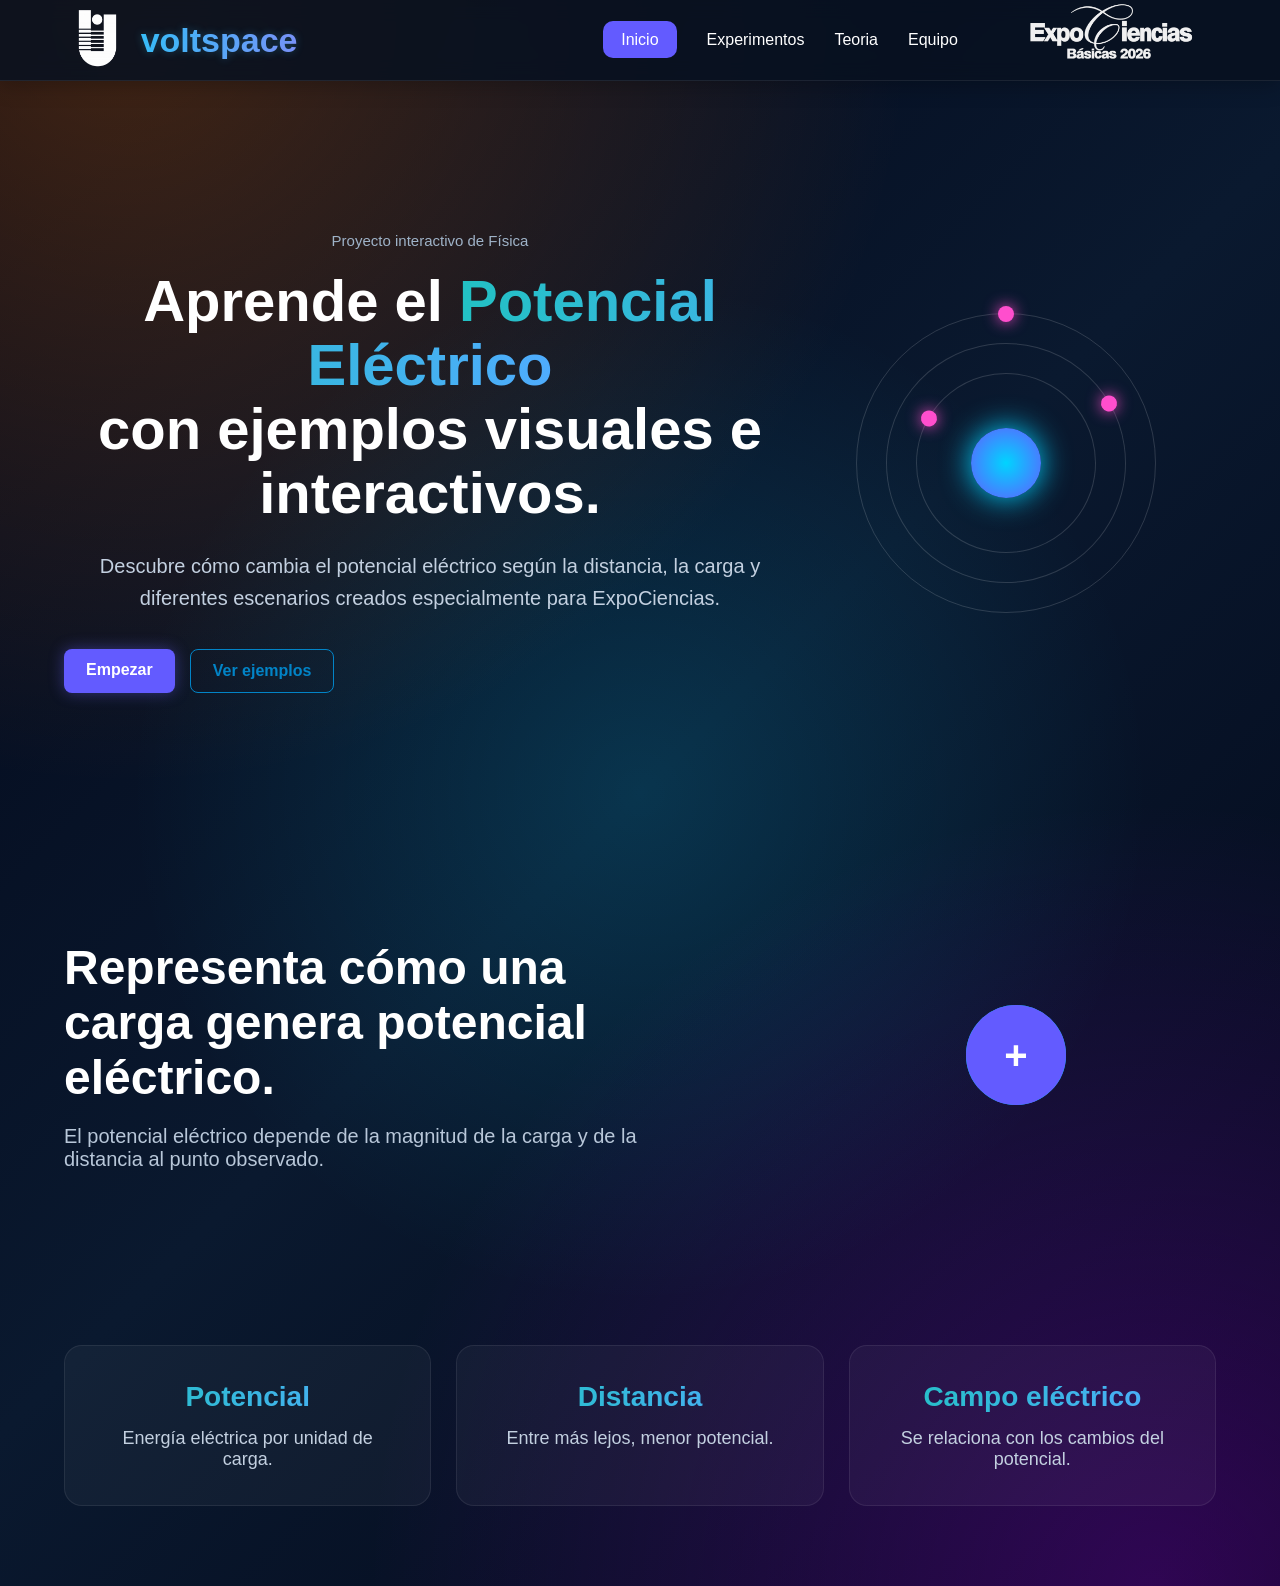
<file: index.html>
<!DOCTYPE html>
<html lang="en">

<head>
    <meta charset="UTF-8">
    <meta name="viewport" content="width=device-width, initial-scale=1.0">
    <title>Voltspace</title>
    <link rel="stylesheet" href="proyecto/Style-CSS/StyleHome.css">
</head>

<body>
    <header>
        <nav class="navbar">
            <div class="logo">
                <img src="proyecto/img/logoUnia.png.png" class="logo-uni" alt="logo universidad">
                <span>voltspace</span>
            </div>

            <ul class="menu">
    <li><a href="index.html" class="activo">Inicio</a></li>
    <li><a href="proyecto/home/experimentos.html">Experimentos</a></li>
    <li><a href="proyecto/home/Teoria.html">Teoria</a></li>
    <li><a href="proyecto/home/Equipo.html">Equipo</a></li>
</ul>

            <div class="expo">
                <img src="proyecto/img/logoExpoCiencias.png.png" alt="expo ciencias">
            </div>
        </nav>
    </header>

    <!-- HERO SECTION -->
    <section class="hero">

        <div class="hero-text">
            <p class="mini-text">Proyecto interactivo de Física</p>
            <h2>
                Aprende el <span>Potencial Eléctrico</span><br>
                con ejemplos visuales e interactivos.

            </h2>
            <p class="description">
                Descubre cómo cambia el potencial eléctrico según
                la distancia, la carga y diferentes escenarios
                creados especialmente para ExpoCiencias.
            </p>
            <div class="hero-buttons">
                <a href="#empezar" class="btn-main">Empezar</a>
                <a href="proyecto/home/experimentos.html" class="btn-secondary">Ver ejemplos</a>
            </div>

        </div>
        <div class="hero-image">
            <div class="atom">
                <div class="nucleus"></div>
                <div class="orbit orbit1">
                    <div class="electron"></div>
                </div>
                <div class="orbit orbit2">
                    <div class="electron"></div>
                </div>
                <div class="orbit orbit3">
                    <div class="electron"></div>
                </div>

            </div>

        </div>
    </section>

    <section class="info">

        <div class="info-text">
            <h2>Representa cómo una carga genera potencial eléctrico.</h2>
            <p>
                El potencial eléctrico depende de la magnitud de la carga
                y de la distancia al punto observado.
            </p>
        </div>

        <div class="info-graphic">
            <div class="pulse"></div>
            <div class="pulse pulse2"></div>
            <div class="center-charge">+</div>
        </div>

    </section>


    <section class="cards" id="empezar">
        
        
            <a href="proyecto/home/Teoria.html#potencial-electrico" class="card">
            <h3>Potencial</h3>
            <p>Energía eléctrica por unidad de carga.</p>
            </a>
        

        <a href="proyecto/home/Teoria.html#Diferencia-potencia" class="card">
            <h3>Distancia</h3>
            <p>Entre más lejos, menor potencial.</p>
       </a>
        
        
        <a href="proyecto/home/Teoria.html#campo-electrico" class="card">
            <h3>Campo eléctrico</h3>
            <p>Se relaciona con los cambios del potencial.</p>
        </a>

    </section>

</body>

</html>
</file>
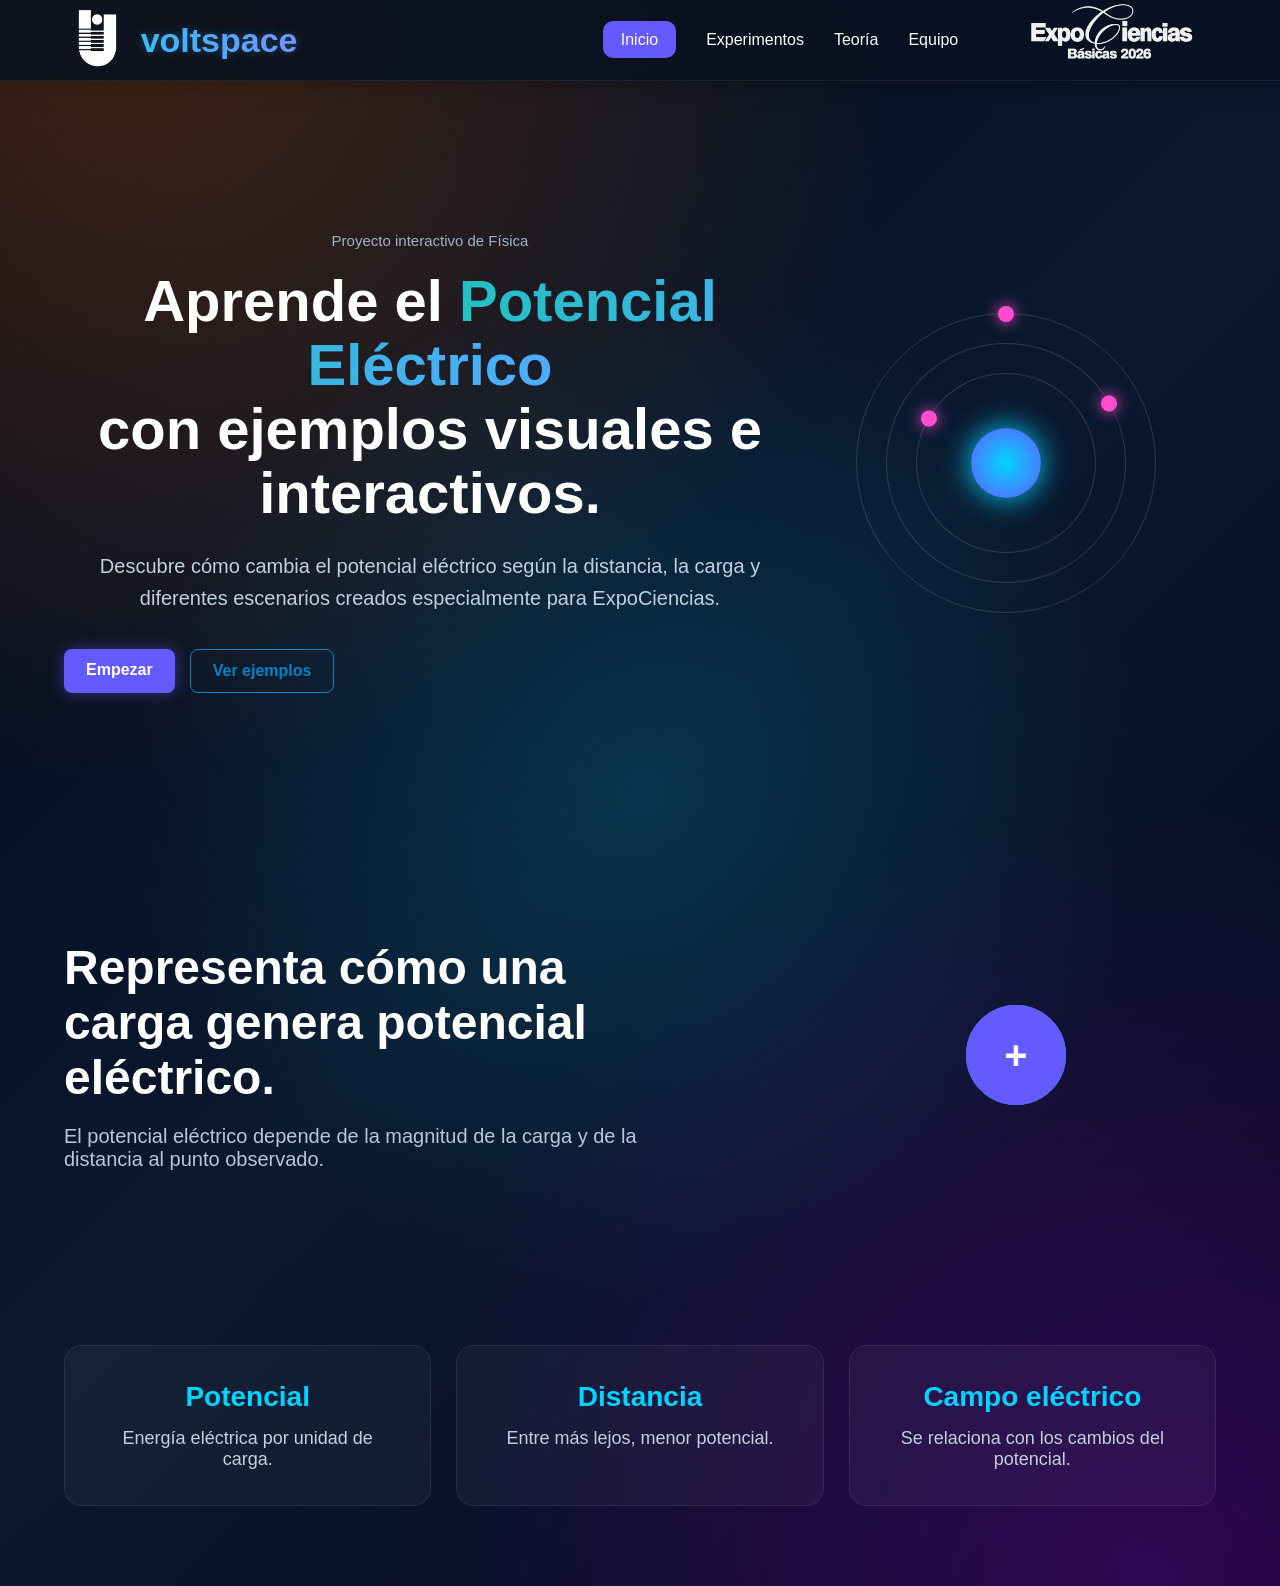
<file: proyecto/home/index.html>
<!DOCTYPE html>
<html lang="en">
<head>
    <meta charset="UTF-8">
    <meta name="viewport" content="width=device-width, initial-scale=1.0">
    <title>pag home</title>
    <link rel="stylesheet" href="estiloHome.css">
</head>
<body>
     <!-- HEADER -->
  <header>
    <nav class="navbar">
      <div class="logo">
   <img src="img/logoUnia.png.png" class="logo-uni" alt="logo universidad">
    <span>voltspace</span>
    </div>

      <ul class="menu">
        <li><a href="index.html" class="activo">Inicio</a></li>
        <li><a href="experimentos.html">Experimentos</a></li>
        <li><a href="#">Teoría</a></li>
        <li><a href="#">Equipo</a></li>
      </ul>

      <div class="expo">
        <img src="img/logoExpoCiencias.png.png" alt="expo ciencias">
    </div>
    </nav>
  </header>

  <!-- HERO SECTION -->
  <section class="hero">

    <div class="hero-text">
        
    
      <p class="mini-text">Proyecto interactivo de Física</p>
      

      <h2>
             Aprende el <span>Potencial Eléctrico</span><br>
            con ejemplos visuales e interactivos.

      </h2>

      <p class="description">
        Descubre cómo cambia el potencial eléctrico según
        la distancia, la carga y diferentes escenarios
        creados especialmente para ExpoCiencias.
      </p>

      <div class="hero-buttons">
        <a href="#empezar" class="btn-main">Empezar</a>
        <a href="experimentos.html" class="btn-secondary">Ver ejemplos</a>
      </div>

    </div>

    <div class="hero-image">

    <div class="atom">

        <div class="nucleus"></div>

        <div class="orbit orbit1">
            <div class="electron"></div>
        </div>

        <div class="orbit orbit2">
            <div class="electron"></div>
        </div>

        <div class="orbit orbit3">
            <div class="electron"></div>
        </div>

    </div>

</div>
  </section>

  <section class="info">

    <div class="info-text">
        <h2>Representa cómo una carga genera potencial eléctrico.</h2>
        <p>
            El potencial eléctrico depende de la magnitud de la carga
            y de la distancia al punto observado.
        </p>
    </div>

    <div class="info-graphic">
        <div class="pulse"></div>
        <div class="pulse pulse2"></div>
        <div class="center-charge">+</div>
    </div>

</section>


<section class="cards" id="empezar">

    <div class="card">
        <h3>Potencial</h3>
        <p>Energía eléctrica por unidad de carga.</p>
    </div>

    <div class="card">
        <h3>Distancia</h3>
        <p>Entre más lejos, menor potencial.</p>
    </div>

    <div class="card">
        <h3>Campo eléctrico</h3>
        <p>Se relaciona con los cambios del potencial.</p>
    </div>

</section>

</body>
</html>
</file>
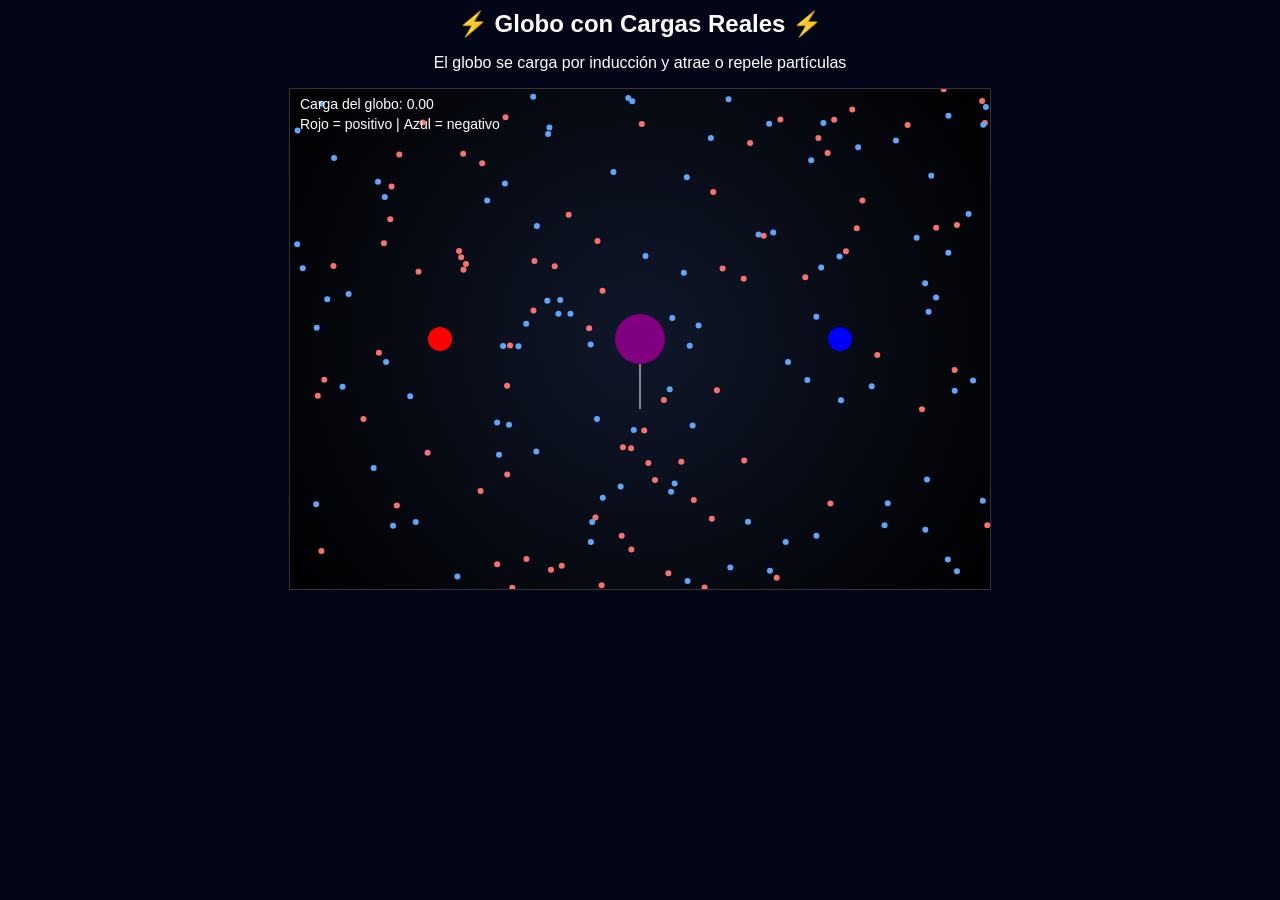
<file: simuladores/simGlobo.html>
<!DOCTYPE html>
<html lang="es">

<head>
  <meta charset="UTF-8">
  <title>Globo con Cargas Reales</title>
  <link rel="stylesheet" href="../home/estilos.css">
</head>

<body>

  <h2>⚡ Globo con Cargas Reales ⚡</h2>
  <p>El globo se carga por inducción y atrae o repele partículas</p>

  <canvas id="canvas" width="700" height="500"></canvas>

  <script src="../home/script.js"></script>
</body>

</html>
</file>
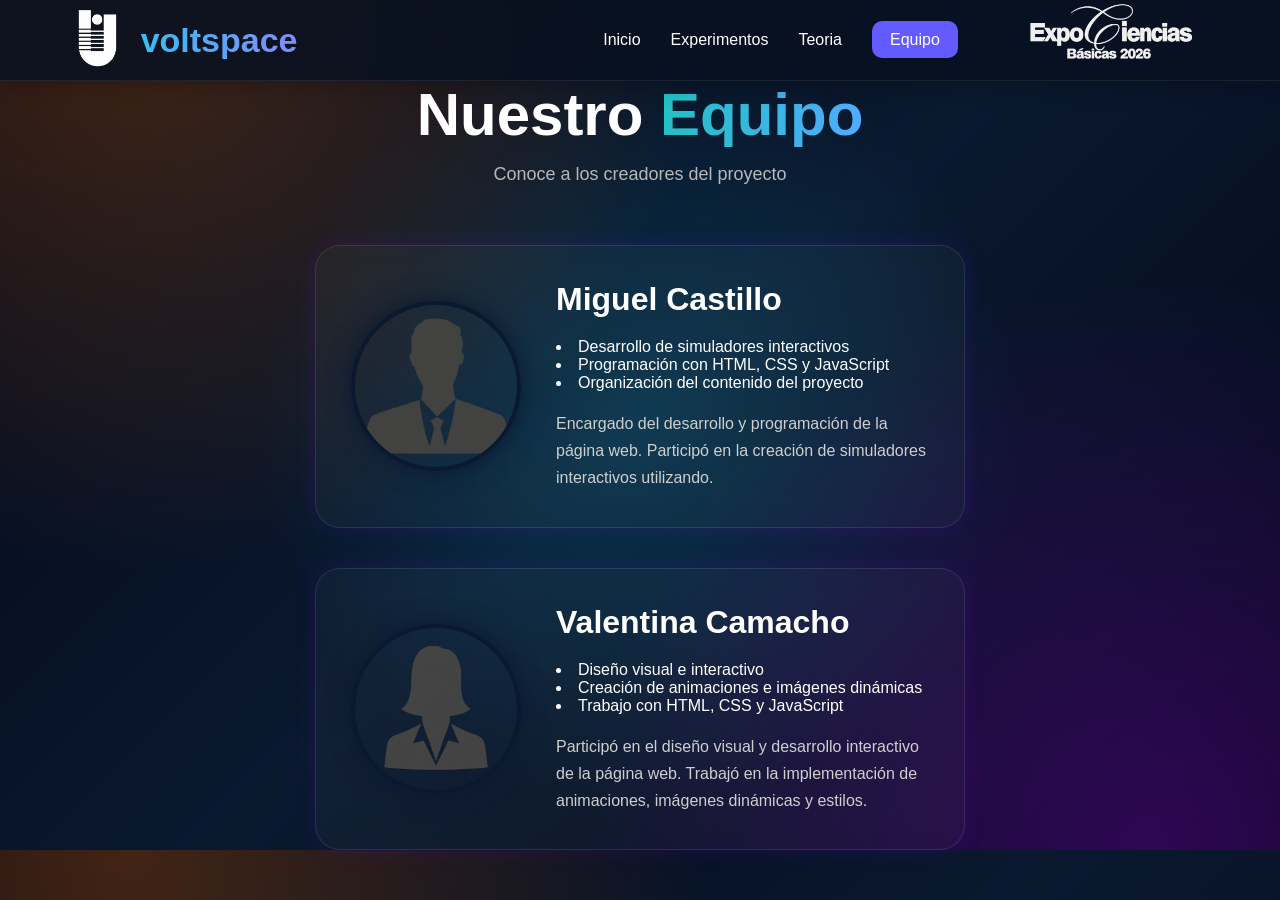
<file: proyecto/home/Equipo.html>
<!DOCTYPE html>
<html lang="en">

<head>
    <meta charset="UTF-8">
    <meta name="viewport" content="width=device-width, initial-scale=1.0">
    <title>Equipo de Ingenieros</title>
    <link rel="stylesheet" href="../Style-CSS/StyleEquipo.css">
</head>

<body>
    <header>
        <nav class="navbar">
            <div class="logo">
                <img src="../img/logoUnia.png.png" class="logo-uni" alt="logo universidad">
                <span>voltspace</span>
            </div>

            <ul class="menu">
    <li><a href="../../index.html">Inicio</a></li>
    <li><a href="experimentos.html">Experimentos</a></li>
    <li><a href="Teoria.html">Teoria</a></li>
    <li><a href="Equipo.html" class="activo">Equipo</a></li>
</ul>

            <div class="expo">
                <img src="../img/logoExpoCiencias.png.png" alt="expo ciencias">
            </div>
        </nav>
    </header>
    <div class="titulo">
        <h1>Nuestro <span>Equipo</span></h1>
        <p>Conoce a los creadores del proyecto</p>
    </div>
    <section class="equipo">
        <!-- MIGUEL -->
        <div class="card">
            <div class="foto">
                <img src="../img/silueta hombre .png">
            </div>
            <div class="info">
                <h2>Miguel Castillo</h2>
                <p class="rol">
                    <li>Desarrollo de simuladores interactivos</li>
                    <li>Programación con HTML, CSS y JavaScript</li>
                    <li>Organización del contenido del proyecto</li>
                </p>
                <br>
                <p class="descripcion">
                    Encargado del desarrollo y programación de la página web. Participó en la creación de
                    simuladores interactivos utilizando.
                </p>
            </div>

        </div>
        <!-- CAMACHO -->
        <div class="card">

            <div class="foto">
                <img src="../img/siluetaFem.png.png">
            </div>
            
            <div class="info">
                <h2>Valentina Camacho</h2>
                <p class="rol">
                    <li>Diseño visual e interactivo</li>
                    <li>Creación de animaciones e imágenes dinámicas</li>
                    <li>Trabajo con HTML, CSS y JavaScript</li>
                </p>
                <br>
                <p class="descripcion">
                    Participó en el diseño visual y desarrollo interactivo de la página web. Trabajó en la
                    implementación de animaciones, imágenes dinámicas y estilos.
                </p>
            </div>

        </div>
    </section>
</body>


</html>
</file>
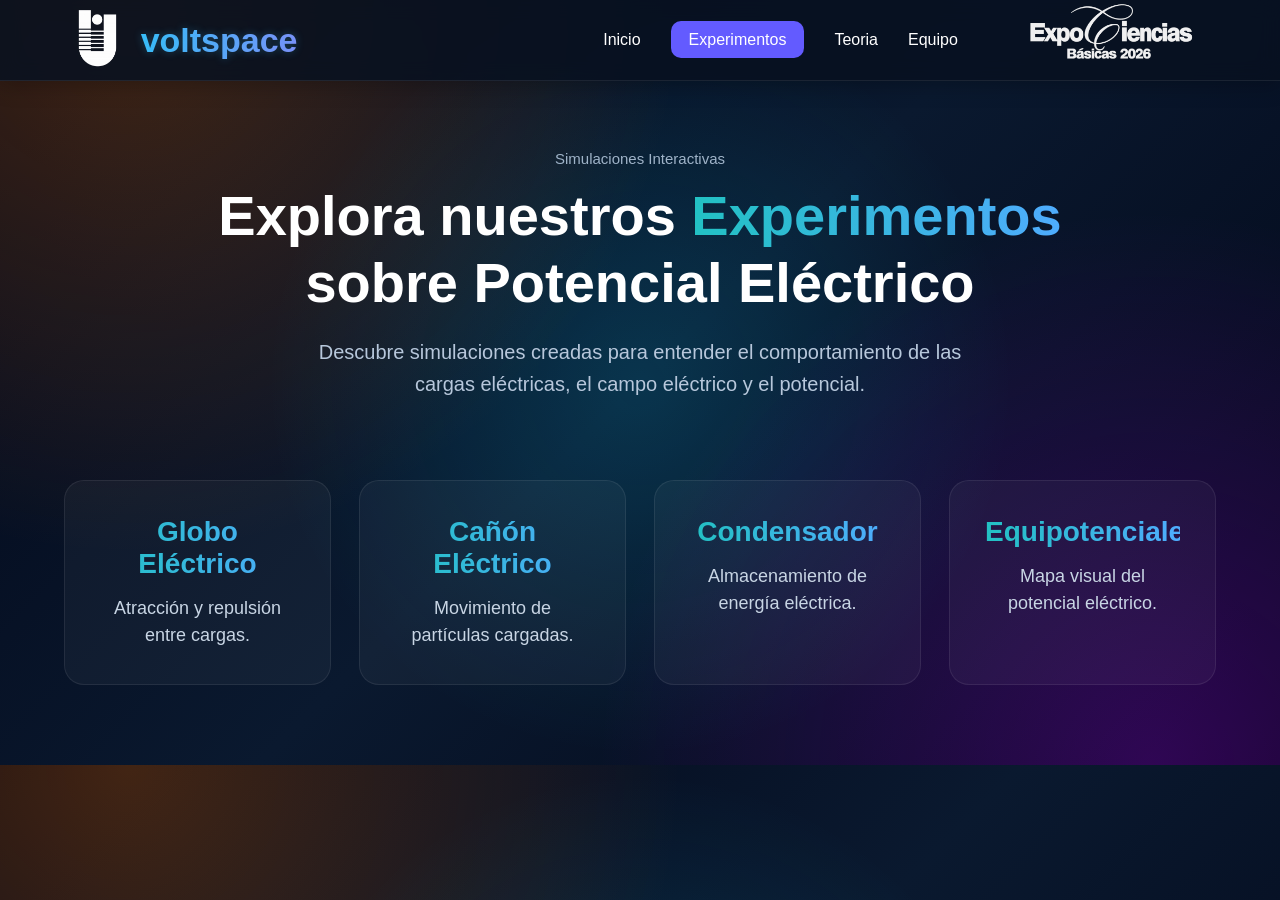
<file: proyecto/home/experimentos.html>
<!DOCTYPE html>
<html lang="en">

<head>
    <meta charset="UTF-8">
    <meta name="viewport" content="width=device-width, initial-scale=1.0">
    <title>Experimentos | Voltspace</title>
    <link rel="stylesheet" href="../Style-CSS/StyleExperimentos.css">
</head>

<body>
    <header>
        <nav class="navbar">
            <div class="logo">
                <img src="../img/logoUnia.png.png" class="logo-uni" alt="logo universidad">
                <span>voltspace</span>
            </div>

            <ul class="menu">
    <li><a href="../../index.html">Inicio</a></li>
    <li><a href="experimentos.html" class="activo">Experimentos</a></li>
    <li><a href="Teoria.html">Teoria</a></li>
    <li><a href="Equipo.html">Equipo</a></li>
</ul>

            <div class="expo">
                <img src="../img/logoExpoCiencias.png.png">
            </div>
        </nav>
    </header>
    <section class="hero">
        <div class="hero-text">
            <p class="mini-text">Simulaciones Interactivas</p>

            <h2>
                Explora nuestros <span>Experimentos</span><br>
                sobre Potencial Eléctrico
            </h2>

            <p class="description">
                Descubre simulaciones creadas para entender
                el comportamiento de las cargas eléctricas,
                el campo eléctrico y el potencial.
            </p>
        </div>
    </section>

    <section class="cards">

        <a href="../simuladores/simGlobo.html" class="card">
            <h3> Globo Eléctrico</h3>
            <p>Atracción y repulsión entre cargas.</p>
        </a>

        <a href="../simuladores/simCañonEletrico.html" class="card">
            <h3> Cañón Eléctrico</h3>
            <p>Movimiento de partículas cargadas.</p>
        </a>

        <a href="../simuladores/simCondensador.html" class="card">
            <h3> Condensador</h3>
            <p>Almacenamiento de energía eléctrica.</p>
        </a>

        <a href="../simuladores/simEquipotencias.html" class="card">
            <h3> Equipotenciales</h3>
            <p>Mapa visual del potencial eléctrico.</p>
        </a>

    </section>
</body>

</html>
</file>
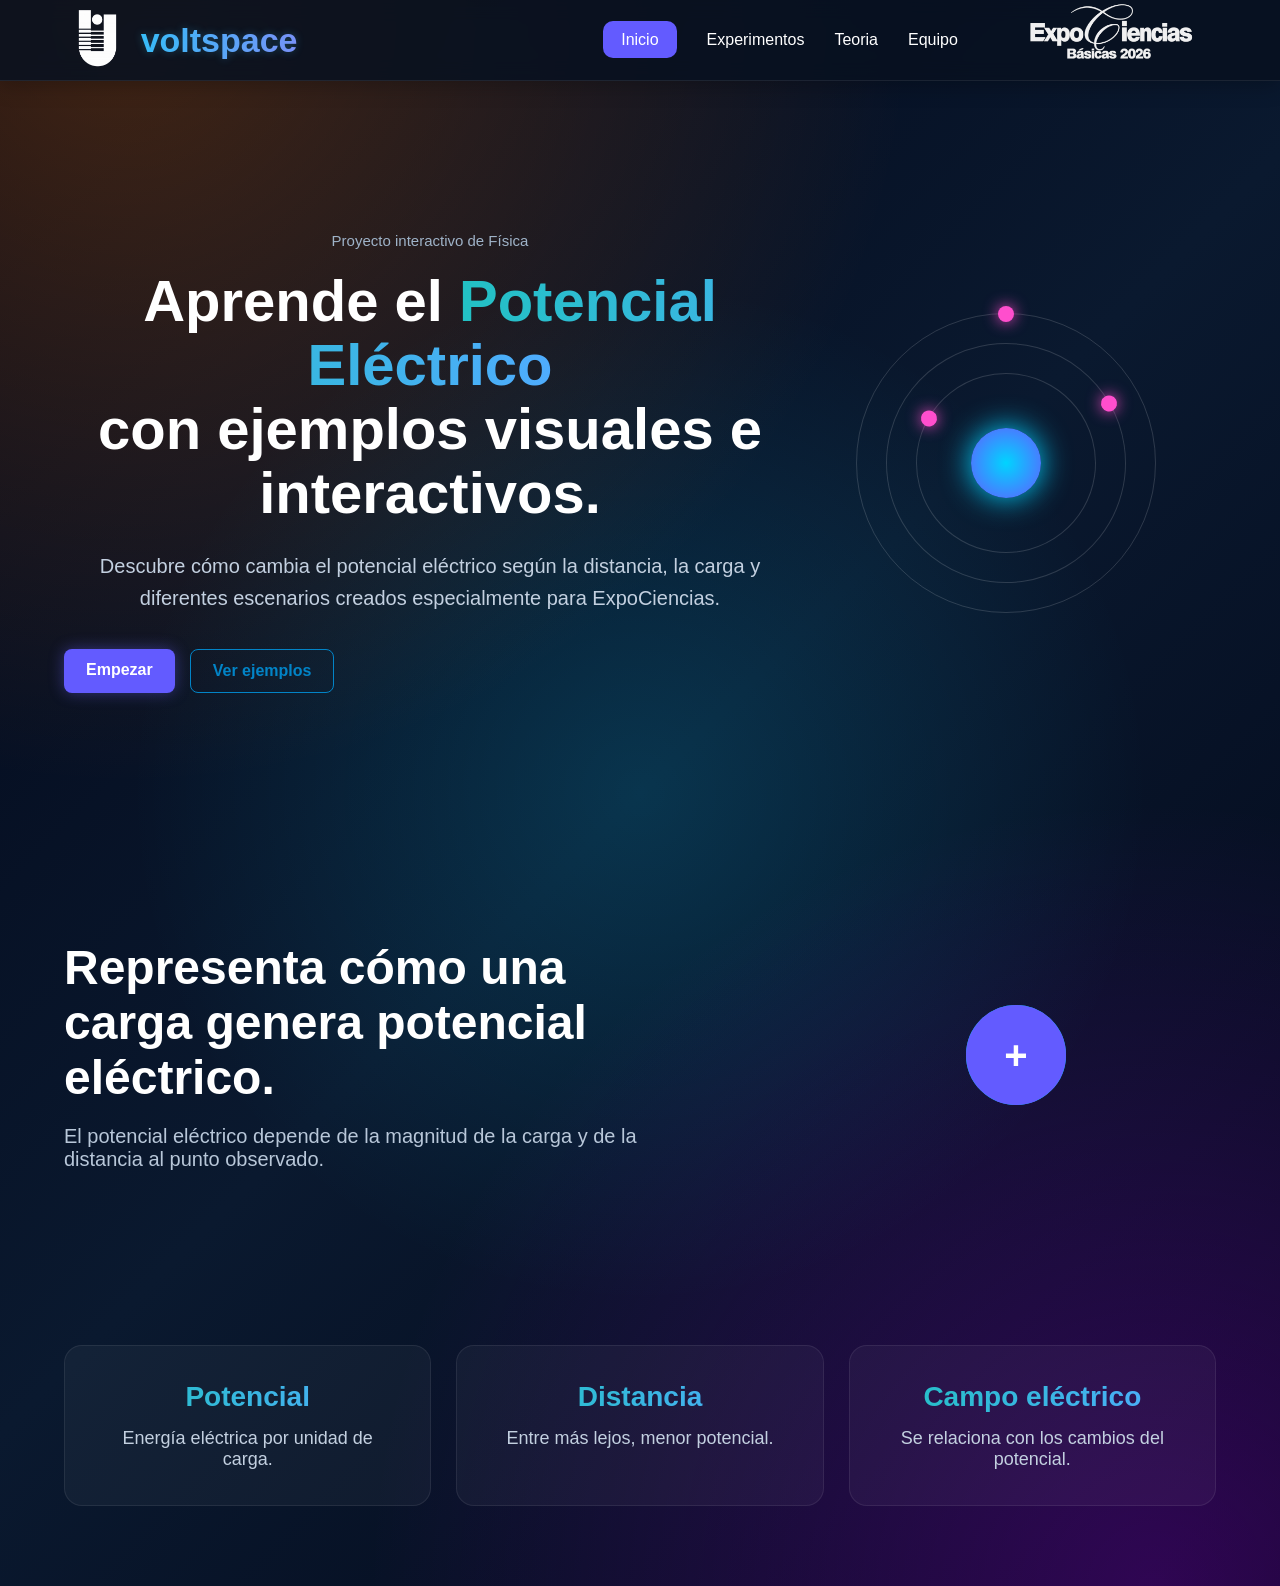
<file: proyecto/home/Home.html>
<!DOCTYPE html>
<html lang="en">

<head>
    <meta charset="UTF-8">
    <meta name="viewport" content="width=device-width, initial-scale=1.0">
    <title>Voltspace</title>
    <link rel="stylesheet" href="../Style-CSS/StyleHome.css">
</head>

<body>
    <header>
        <nav class="navbar">
            <div class="logo">
                <img src="../img/logoUnia.png.png" class="logo-uni" alt="logo universidad">
                <span>voltspace</span>
            </div>

            <ul class="menu">
               <li><a href="../../index.html" class="activo">Inicio</a></li>
<li><a href="experimentos.html">Experimentos</a></li>
<li><a href="Teoria.html">Teoria</a></li>
<li><a href="Equipo.html">Equipo</a></li>
            </ul>

            <div class="expo">
                <img src="../img/logoExpoCiencias.png.png" alt="expo ciencias">
            </div>
        </nav>
    </header>

    <!-- HERO SECTION -->
    <section class="hero">

        <div class="hero-text">
            <p class="mini-text">Proyecto interactivo de Física</p>
            <h2>
                Aprende el <span>Potencial Eléctrico</span><br>
                con ejemplos visuales e interactivos.

            </h2>
            <p class="description">
                Descubre cómo cambia el potencial eléctrico según
                la distancia, la carga y diferentes escenarios
                creados especialmente para ExpoCiencias.
            </p>
            <div class="hero-buttons">
                <a href="#empezar" class="btn-main">Empezar</a>
                <a href="experimentos.html" class="btn-secondary">Ver ejemplos</a>
            </div>

        </div>
        <div class="hero-image">
            <div class="atom">
                <div class="nucleus"></div>
                <div class="orbit orbit1">
                    <div class="electron"></div>
                </div>
                <div class="orbit orbit2">
                    <div class="electron"></div>
                </div>
                <div class="orbit orbit3">
                    <div class="electron"></div>
                </div>

            </div>

        </div>
    </section>

    <section class="info">

        <div class="info-text">
            <h2>Representa cómo una carga genera potencial eléctrico.</h2>
            <p>
                El potencial eléctrico depende de la magnitud de la carga
                y de la distancia al punto observado.
            </p>
        </div>

        <div class="info-graphic">
            <div class="pulse"></div>
            <div class="pulse pulse2"></div>
            <div class="center-charge">+</div>
        </div>

    </section>


    <section class="cards" id="empezar">
        
        
            <a href="Teoria.html#potencial-electrico" class="card">
            <h3>Potencial</h3>
            <p>Energía eléctrica por unidad de carga.</p>
            </a>
        

        <a href="Teoria.html#Diferencia-potencia" class="card">
            <h3>Distancia</h3>
            <p>Entre más lejos, menor potencial.</p>
       </a>
        
        
        <a href="Teoria.html#campo-electrico" class="card">
            <h3>Campo eléctrico</h3>
            <p>Se relaciona con los cambios del potencial.</p>
        </a>

    </section>

</body>

</html>
</file>
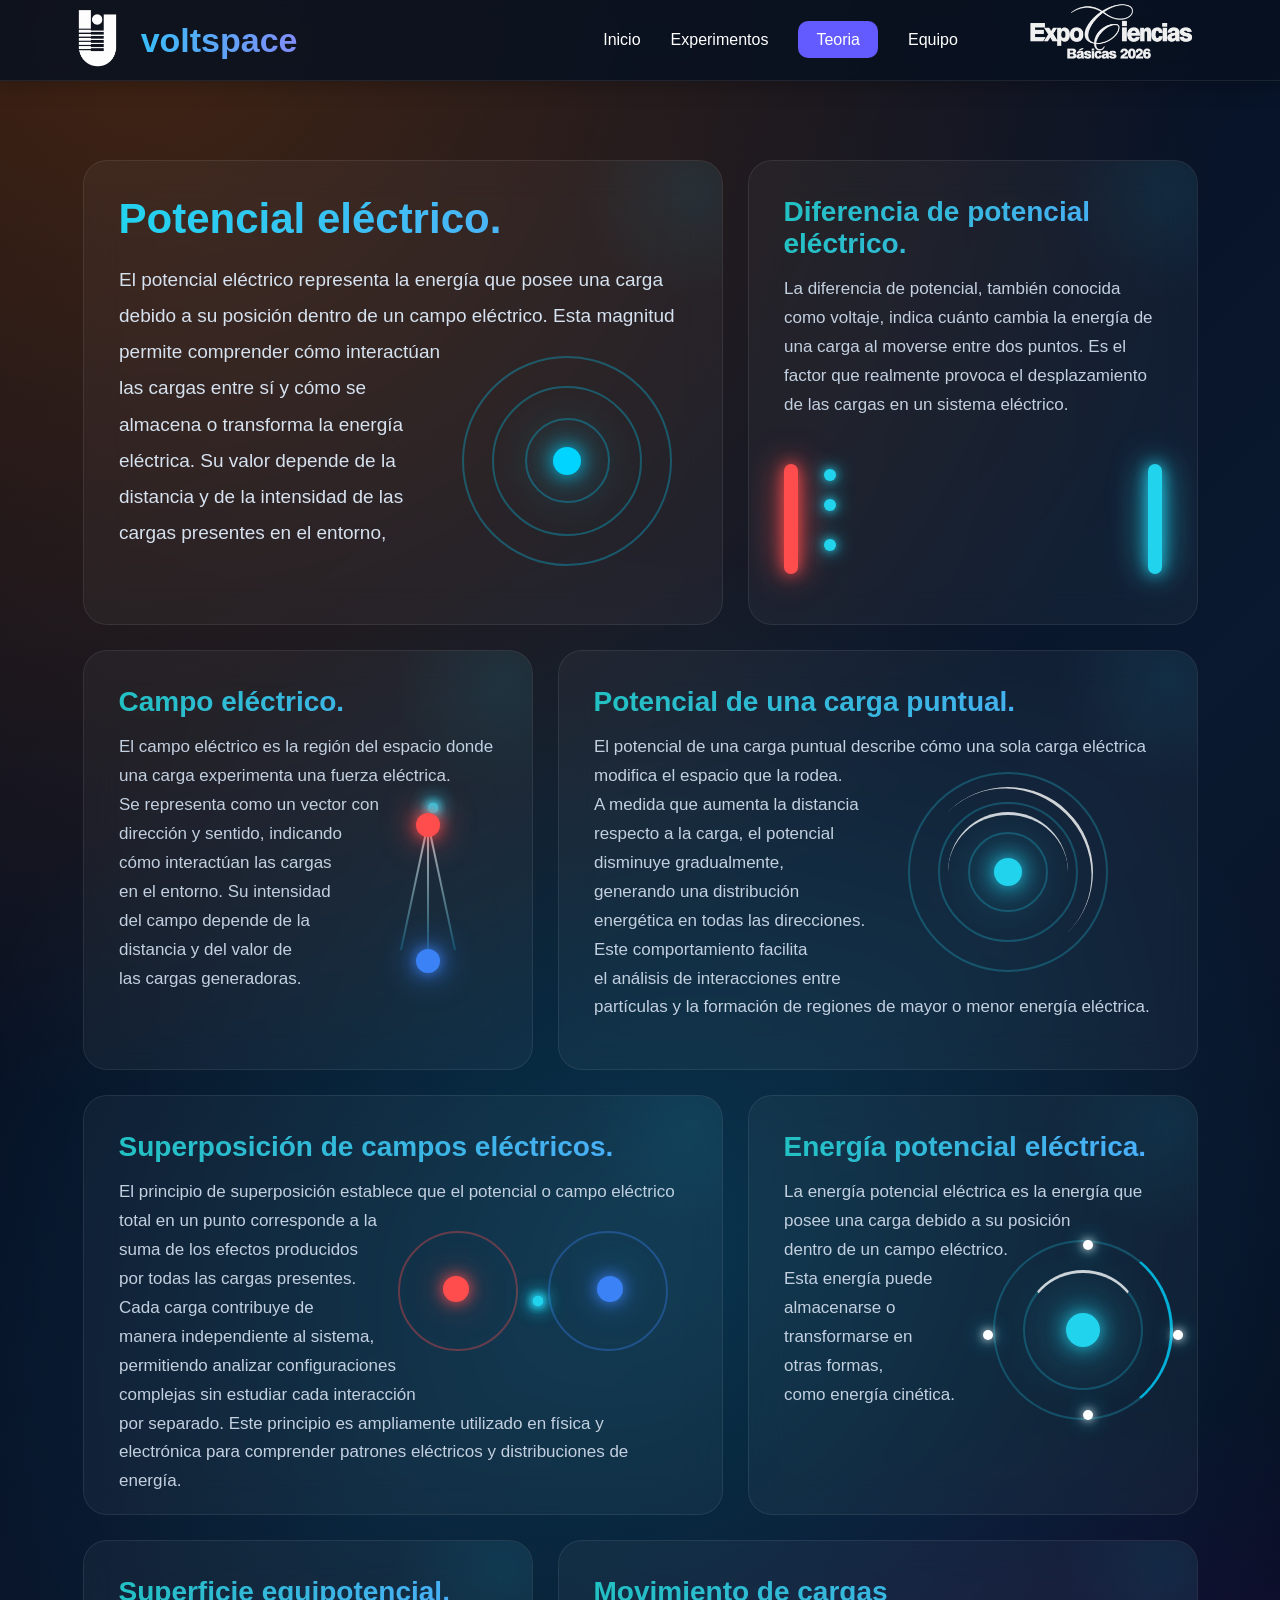
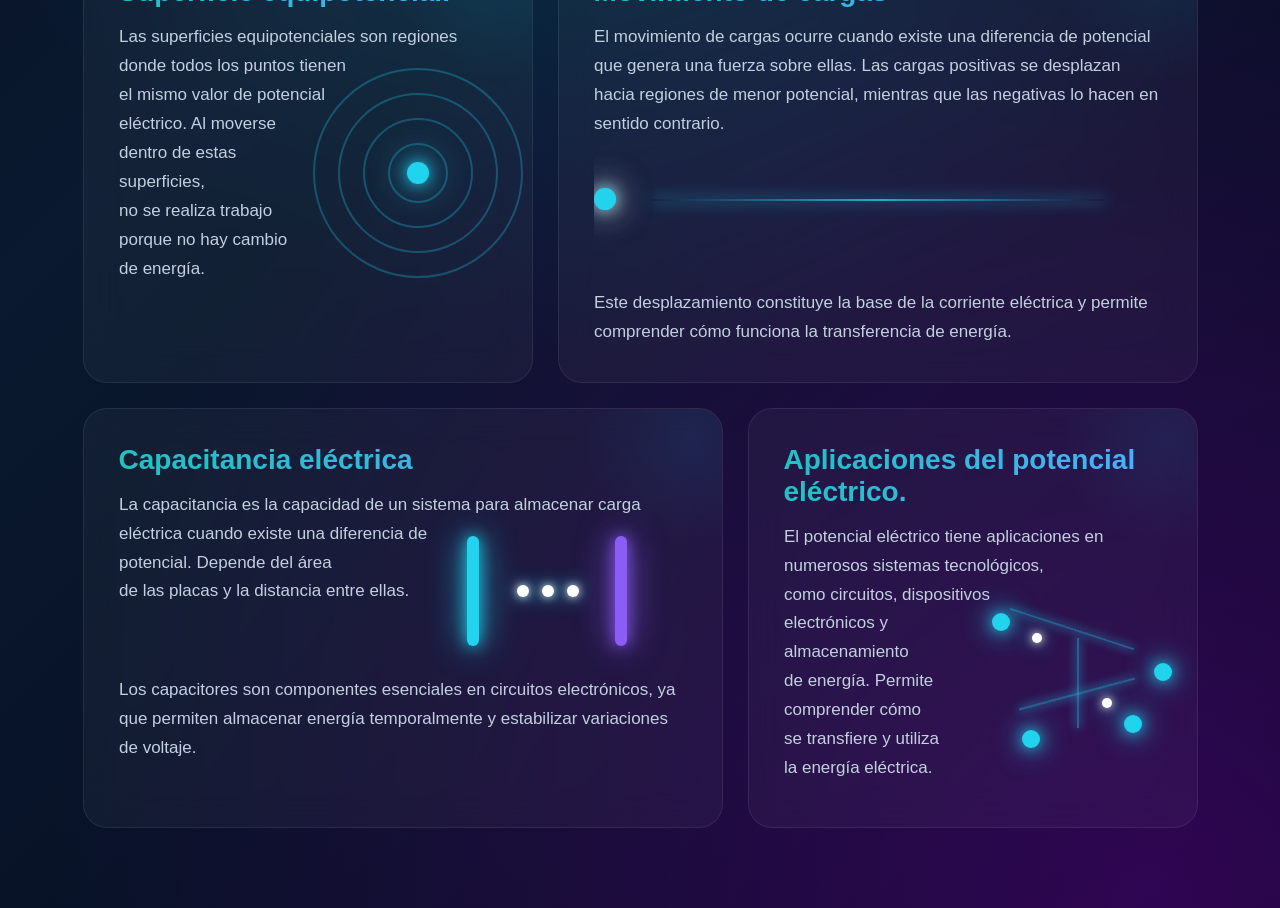
<file: proyecto/home/Teoria.html>
<!DOCTYPE html>
<html lang="en">

<head>
    <meta charset="UTF-8">
    <meta name="viewport" content="width=device-width, initial-scale=1.0">
    <title>Teoria expociencias</title>
    <link rel="stylesheet" href="../Style-CSS/StyleTeoria.css">
</head>

<body>
    <header>
        <nav class="navbar">
            <div class="logo">
                <img src="../img/logoUnia.png.png" class="logo-uni" alt="logo universidad">
                <span>voltspace</span>
            </div>

            <ul class="menu">
    <li><a href="../../index.html">Inicio</a></li>
    <li><a href="experimentos.html">Experimentos</a></li>
    <li><a href="Teoria.html" class="activo">Teoria</a></li>
    <li><a href="Equipo.html">Equipo</a></li>
</ul>

            <div class="expo">
                <img src="../img/logoExpoCiencias.png.png" alt="expo ciencias">
            </div>
        </nav>
    </header>
    <section class="cards" id="empezar">

        <div class="card large potential-card" id="potencial-electrico">

    <div class="text-side">

        <h2>Potencial eléctrico.</h2>

        <p>
            El potencial eléctrico representa la energía que posee una carga debido
         a su posición dentro de un campo eléctrico. Esta magnitud permite comprender 
         cómo interactúan <br> las cargas entre sí y cómo se <br>almacena o transforma la energía <br>
          eléctrica. Su valor depende de la <br>distancia y de la intensidad de las <br>cargas presentes 
          en el entorno, 
        </p>
        

    </div>

    <div class="visual-side">

        <div class="core"></div>

        <div class="ring ring1"></div>
        <div class="ring ring2"></div>
        <div class="ring ring3"></div>

    </div>

</div>

       <div class="card medium voltage-card" id="Diferencia-potencia">

    <div class="voltage-text">

        <h2>Diferencia de potencial eléctrico.</h2>

        <p>
            La diferencia de potencial, también conocida como voltaje,
            indica cuánto cambia la energía de una carga al moverse
            entre dos puntos. Es el factor que realmente provoca el
            desplazamiento de las cargas en un sistema eléctrico.
        </p>

    </div>

    <div class="voltage-visual">

        <div class="plate positive"></div>

        <div class="particle p1"></div>
        <div class="particle p2"></div>
        <div class="particle p3"></div>

        <div class="plate negative"></div>

    </div>

</div>
        


       <div class="card medium electric-card" id="campo-electrico">

    <div class="electric-text">

        <h2>Campo eléctrico.</h2>

        <p>
            El campo eléctrico es la región del espacio donde una carga
            experimenta una fuerza eléctrica. <br> Se representa como un
            vector con <br> dirección y sentido, indicando <br> cómo interactúan 
              las cargas <br>en el entorno. Su intensidad <br> del campo depende
               de la <br> distancia y del valor de <br>las cargas generadoras.
               
        </p>

    </div>

    <div class="electric-visual">

        <div class="field-positive"></div>

        <div class="field-line line1"></div>
        <div class="field-line line2"></div>
        <div class="field-line line3"></div>

        <div class="energy-dot field-dot1"></div>
        <div class="energy-dot field-dot2"></div>
        <div class="energy-dot field-dot3"></div>

        <div class="field-negative"></div>

    </div>

</div>
        <div class="card large point-card">

    <div class="point-text">

        <h2>Potencial de una carga puntual.</h2>

        <p>
           El potencial de una carga puntual describe cómo 
           una sola carga eléctrica modifica el espacio que
            la rodea. <br> A medida que aumenta la distancia <br> respecto 
            a la carga, el potencial <br> disminuye gradualmente, <br> generando
             una distribución <br> energética en todas las direcciones. <br> Este 
             comportamiento facilita <br>el análisis de interacciones entre <br>
              partículas y la formación de regiones de mayor o menor energía eléctrica.
        </p>

    </div>

    <div class="point-visual">

        <div class="point-core"></div>

        <div class="wave wave1"></div>
        <div class="wave wave2"></div>
        <div class="wave wave3"></div>

        <div class="orbit orbit1"></div>
        <div class="orbit orbit2"></div>

    </div>

</div>

      <div class="card large super-card">

    <div class="super-text">

        <h2>Superposición de campos eléctricos.</h2>

        <p>
           El principio de superposición establece que
            el potencial o campo eléctrico total en un punto
            corresponde a la <br>suma de los efectos producidos <br>
             por todas las cargas presentes. <br> Cada carga 
             contribuye de <br>manera independiente al sistema, <br>
              permitiendo analizar configuraciones <br> complejas
               sin estudiar cada interacción <br> por separado. Este 
               principio es ampliamente utilizado en física y
                electrónica para comprender patrones eléctricos
                 y distribuciones de energía.
        </p>

    </div>

    <div class="super-visual">

        <div class="super-charge red-charge"></div>
        <div class="super-charge blue-charge"></div>

        <div class="super-wave wave-red"></div>
        <div class="super-wave wave-blue"></div>

        <div class="mix-particle mp1"></div>
        <div class="mix-particle mp2"></div>
        <div class="mix-particle mp3"></div>

    </div>

</div>

        <div class="card medium energy-card">

    <div class="energy-text">

        <h2>Energía potencial eléctrica.</h2>

        <p>
            La energía potencial eléctrica es la energía que posee una
            carga debido a su posición <br> dentro de un campo eléctrico. <br>
            Esta energía puede <br> almacenarse o  <br>transformarse en  <br>otras
            formas, <br> como energía cinética.
        </p>

    </div>

    <div class="energy-visual">

        <div class="energy-core"></div>

        <div class="energy-ring er1"></div>
        <div class="energy-ring er2"></div>

        <div class="spark s1"></div>
        <div class="spark s2"></div>
        <div class="spark s3"></div>
        <div class="spark s4"></div>

    </div>

</div>

        <div class="card medium equip-card">

    <div class="equip-text">

        <h2>Superficie equipotencial.</h2>

        <p>
            Las superficies equipotenciales son regiones donde todos
            los puntos tienen <br>el mismo valor de potencial <br> eléctrico.
            Al moverse <br>dentro de estas <br> superficies,<br> no se realiza
            trabajo <br> porque no hay cambio <br> de energía.
        </p>

    </div>

    <div class="equip-visual">

        <div class="equip-line l1"></div>
        <div class="equip-line l2"></div>
        <div class="equip-line l3"></div>
        <div class="equip-line l4"></div>

        <div class="equip-point"></div>

    </div>

</div>

        <div class="card large movement-card">

    <div class="movement-text">

        <h2>Movimiento de cargas</h2>

        <p>
            El movimiento de cargas ocurre cuando existe una diferencia
            de potencial que genera una fuerza sobre ellas.
            Las cargas positivas se desplazan hacia regiones de menor
            potencial, mientras que las negativas lo hacen en sentido contrario.
        </p>

    </div>

    <div class="movement-visual">

        <div class="path-line"></div>

        <div class="charge positive"></div>
        <div class="charge negative"></div>

    </div>
    <p>
        Este desplazamiento constituye la base de la corriente eléctrica y
         permite comprender cómo funciona la transferencia de energía.
    </p>

</div>

        <div class="card large capacitancia-card">

    <div class="cap-text">

        <h2>Capacitancia eléctrica</h2>

        <p>
            La capacitancia es la capacidad de un sistema para almacenar
            carga eléctrica cuando existe una diferencia de <br>potencial.
            Depende del área <br> de las placas y la distancia entre ellas.
        </p>

    </div>

    <div class="capacitancia-visual">

        <div class="cap-left"></div>

        <div class="cap-dot dot1"></div>
        <div class="cap-dot dot2"></div>
        <div class="cap-dot dot3"></div>

        <div class="cap-right"></div>

    </div>
    <p>
        Los capacitores son componentes esenciales en circuitos electrónicos,
         ya que permiten almacenar energía temporalmente y estabilizar
         variaciones de voltaje.
    </p>

</div>

        <div class="card medium app-card">

    <div class="app-text">

        <h2>Aplicaciones del potencial eléctrico.</h2>

        <p>
            El potencial eléctrico tiene aplicaciones en numerosos
            sistemas tecnológicos,<br> como circuitos, dispositivos <br>
            electrónicos y <br>almacenamiento <br>de energía.
            Permite <br>comprender cómo <br> se transfiere y utiliza <br>
            la energía eléctrica.
        </p>

    </div>

    <div class="app-visual">

        <div class="app-node node1"></div>
        <div class="app-node node2"></div>
        <div class="app-node node3"></div>
        <div class="app-node node4"></div>

        <div class="app-line line-a"></div>
        <div class="app-line line-b"></div>
        <div class="app-line line-c"></div>

        <div class="energy-pulse pulse1"></div>
        <div class="energy-pulse pulse2"></div>

    </div>

</div>


    </section>
</body>

</html>
</file>
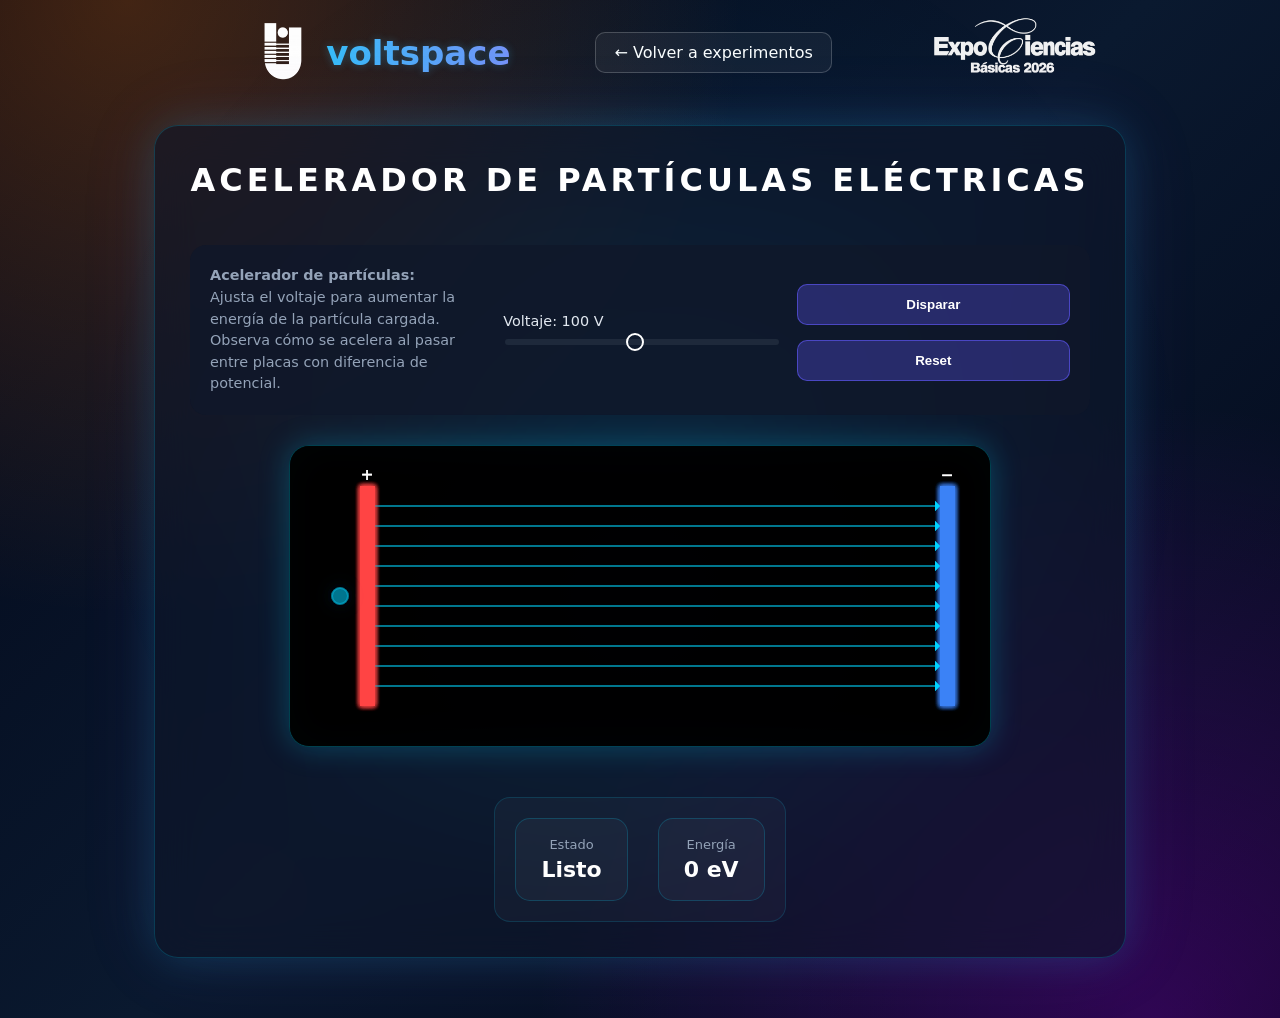
<file: proyecto/simuladores/simCañonEletrico.html>
<!DOCTYPE html>
<html lang="es">

<head>
    <meta charset="UTF-8">
    <meta name="viewport" content="width=device-width, initial-scale=1.0">
    <title>Simulador: Acelerador de Partículas</title>
    <link rel="stylesheet" href="../Style-CSS/StyleSim.css">
</head>

<body id="cañon">
    <header>
    <nav class="navbar">
      <div class="logo">
   <img src="../img/logoUnia.png.png" class="logo-uni" alt="logo universidad">
    <span>voltspace</span>
    </div>
        <div class="nav-center">
        <a href="../home/experimentos.html" class="btn-back">
          ← Volver a experimentos
         </a>
        </div>
      <div class="expo">
        <img src="../img/logoExpoCiencias.png.png" alt="expo ciencias">
    </div>
    </nav>
  </header>
    <div class="interface-container">
        <h1>Acelerador de Partículas Eléctricas</h1>
        <div class="control-panel">
  <div class="control-group">
    <p class="sim-description">
      <strong class="text-cyan">Acelerador de partículas:</strong><br>
      Ajusta el voltaje para aumentar la energía de la partícula cargada.
      Observa cómo se acelera al pasar entre placas con diferencia de potencial.
    </p>
  </div>

  <div class="control-group">
    <label>Voltaje: <span id="vDisplay">100</span> V</label>
    <input type="range" id="volts" min="10" max="200" value="100">
  </div>

  <div class="control-group">
    <button id="btnLaunch">Disparar</button>
    <button id="btnReset">Reset</button>
  </div>
</div>
        <canvas id="canvasAcelerador"></canvas>
        <div class="stats-display">
    <div class="stat-item">
        <span class="stat-label">Estado</span>
        <span id="status" class="stat-value">Listo</span>
    </div>

    <div class="stat-item">
        <span class="stat-label">Energía</span>
        <span id="energy" class="stat-value">0 eV</span>
    </div>
</div>
    </div>

    <script src="../script/scriptCañonEletrico.js"></script>
</body>

</html>
</file>
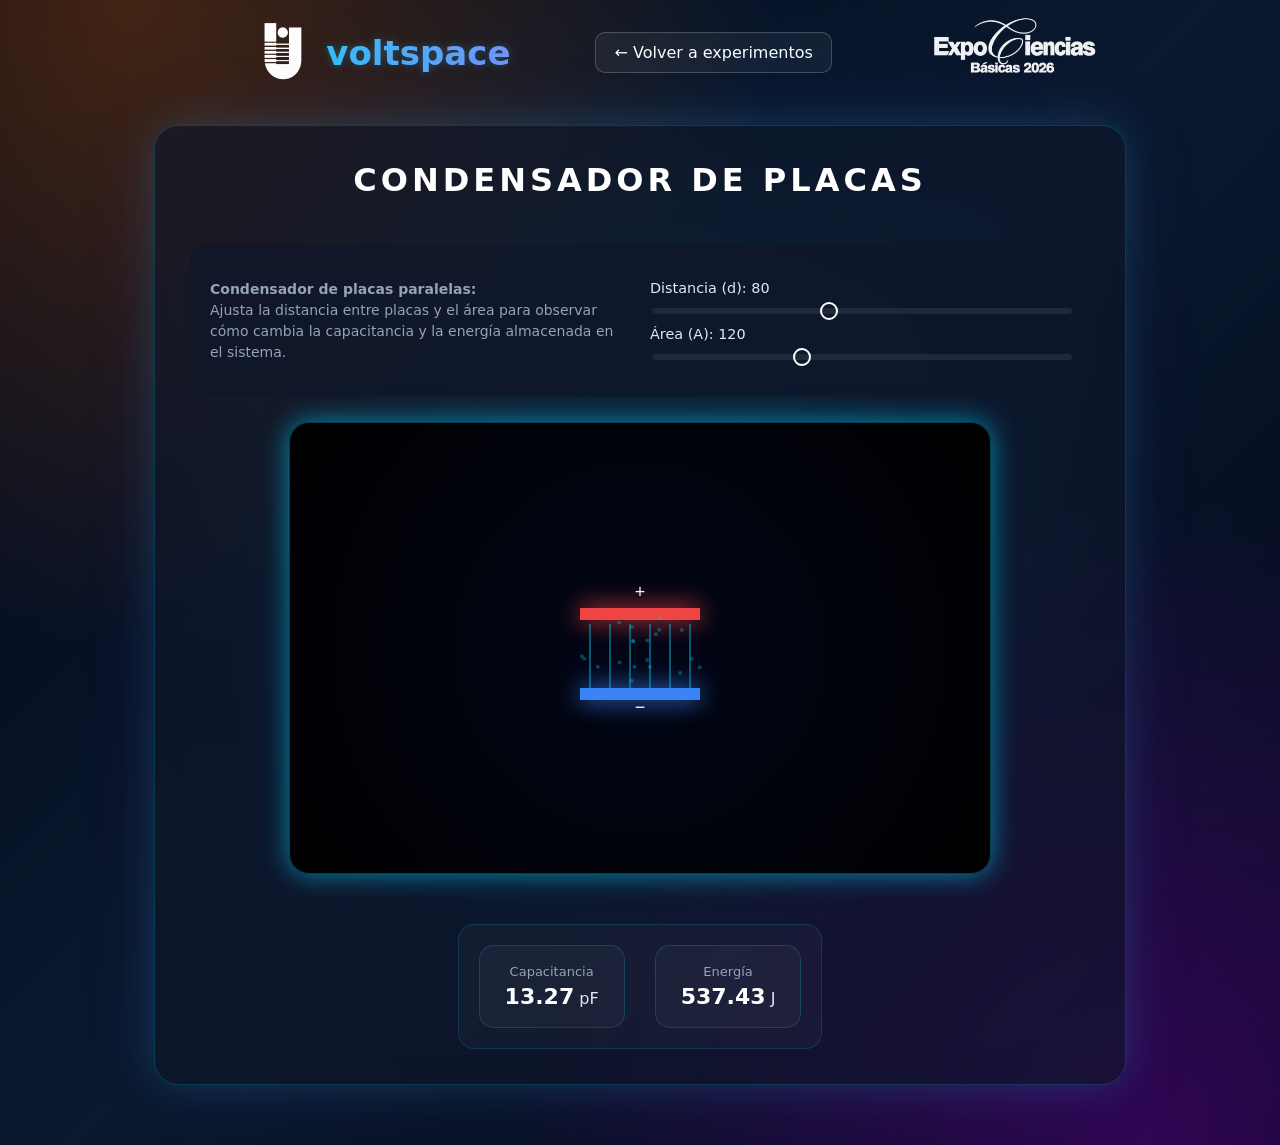
<file: proyecto/simuladores/simCondensador.html>
<!DOCTYPE html>
<html lang="es">

<head>
    <meta charset="UTF-8">
    <title>Simulador: Condensador Eléctrico</title>
    <link rel="stylesheet" href="../Style-CSS/StyleSim.css">
</head>

<body id="Condensador">
    <header>
    <nav class="navbar">
      <div class="logo">
   <img src="../img/logoUnia.png.png" class="logo-uni" alt="logo universidad">
    <span>voltspace</span>
    </div>
        <div class="nav-center">
        <a href="../home/experimentos.html" class="btn-back">
          ← Volver a experimentos
         </a>
        </div>
      <div class="expo">
        <img src="../img/logoExpoCiencias.png.png" alt="expo ciencias">
    </div>
    </nav>
  </header>
    <div class="interface-container">
    <h1>Condensador de Placas</h1>
    <div class="control-panel">
  <div class="control-group">
    <p class="explicacion">
      <strong>Condensador de placas paralelas:</strong><br>
      Ajusta la distancia entre placas y el área para observar cómo cambia 
      la capacitancia y la energía almacenada en el sistema.
    </p>
  </div>

  <div class="control-group sliders">
    <label>Distancia (d): <span id="dVal">0</span></label>
    <input type="range" id="distRange" min="30" max="150" value="80">
    
    <label>Área (A): <span id="aVal">0</span></label>
    <input type="range" id="areaRange" min="50" max="250" value="120">
   </div>
</div>
    <canvas id="capCanvas"></canvas>

    

    <div class="stats-display">
  <div class="stat-item">
    <span class="stat-label">Capacitancia</span>
    <span id="cVal" class="stat-value">0</span> pF
  </div>

  <div class="stat-item">
    <span class="stat-label">Energía</span>
    <span id="uVal" class="stat-value">0</span> J
  </div>
</div>
</div>
    <script src="../script/scriptCondensador.js"></script>
</body>

</html>
</file>
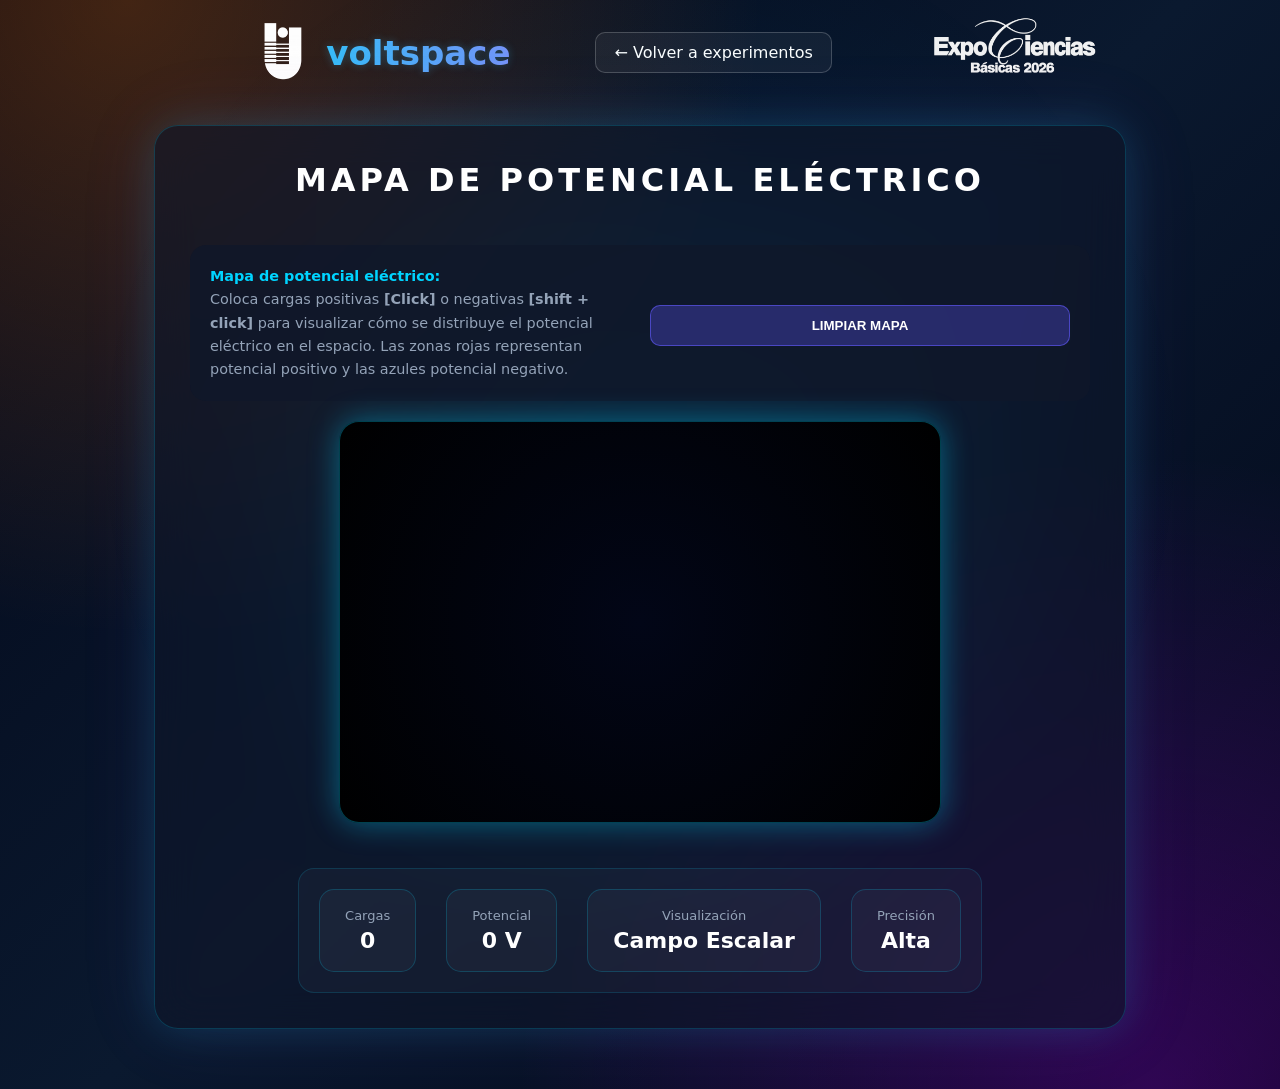
<file: proyecto/simuladores/simEquipotencias.html>
<!DOCTYPE html>
<html lang="es">

<head>
    <meta charset="UTF-8">
    <meta name="viewport" content="width=device-width, initial-scale=1.0">
    <title>Simulador de Potencial Eléctrico</title>
    <link rel="stylesheet" href="../Style-CSS/StyleSim.css">
</head>

<body>
    <header>
    <nav class="navbar">
      <div class="logo">
   <img src="../img/logoUnia.png.png" class="logo-uni" alt="logo universidad">
    <span>voltspace</span>
    </div>
        <div class="nav-center">
        <a href="../home/experimentos.html" class="btn-back">
          ← Volver a experimentos
         </a>
        </div>
      <div class="expo">
        <img src="../img/logoExpoCiencias.png.png" alt="expo ciencias">
    </div>
    </nav>
  </header>
    <div class="interface-container">
    <h1>Mapa de Potencial Eléctrico</h1>

    <!-- 🔹 TEXTO + BOTÓN ARRIBA -->
    <div class="control-panel">
      <div class="control-group">
        <p style="margin: 0; color: #94a3b8; font-size: 0.9rem;">
          <strong style="color: #00d4ff;">Mapa de potencial eléctrico:</strong><br>
          Coloca cargas positivas <strong>[Click]</strong> o negativas <strong>[shift + click]</strong> para visualizar cómo se distribuye el potencial eléctrico en el espacio.
          Las zonas rojas representan potencial positivo y las azules potencial negativo.
        </p>
      </div>

      <div class="control-group">
        <button onclick="clearCanvas()">LIMPIAR MAPA</button>
      </div>
    </div>

    <!-- 🔹 CANVAS EN EL CENTRO -->
    <canvas id="canvasPotencial"></canvas>

    <!-- 🔹 STATS ABAJO -->
    <div class="stats-display">

      <div class="stat-item">
        <span class="stat-label">Cargas</span>
        <span id="numCargas" class="stat-value">0</span>
      </div>

      <div class="stat-item">
        <span class="stat-label">Potencial</span>
        <span id="infoPotencial" class="stat-value">0 V</span>
      </div>

      <div class="stat-item">
        <span class="stat-label">Visualización</span>
        <span class="stat-value">Campo Escalar</span>
      </div>

      <div class="stat-item">
        <span class="stat-label">Precisión</span>
        <span class="stat-value">Alta</span>
      </div>

    </div>
</div>

    <script src="../script/scriptEquipotencial.js"></script>
</body>

</html>
</file>
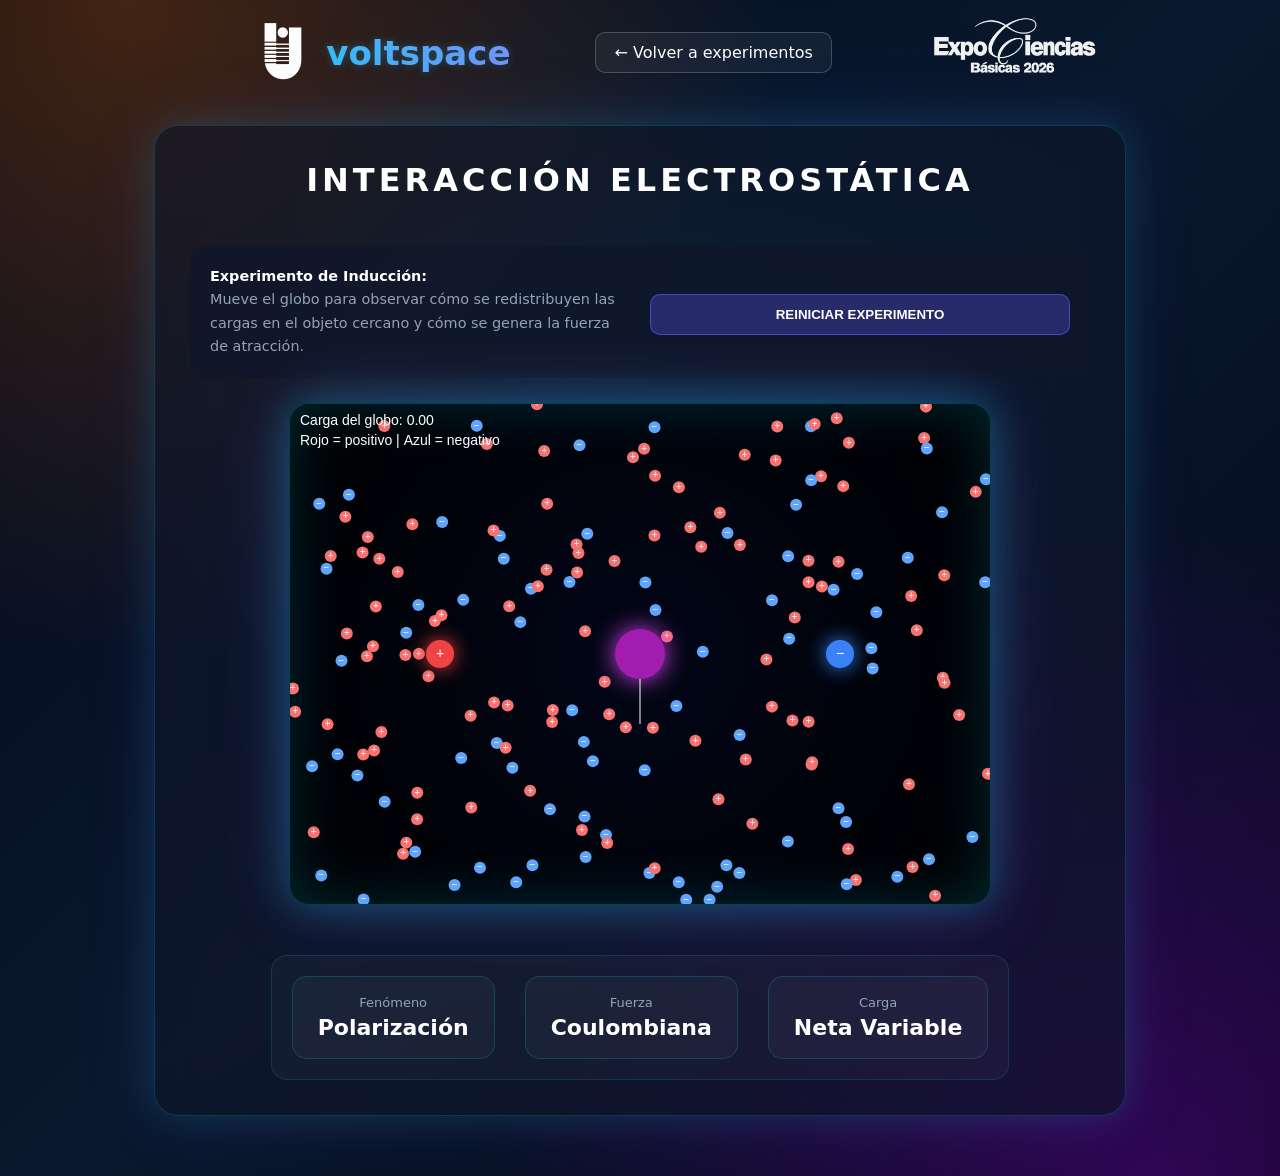
<file: proyecto/simuladores/simGlobo.html>
<!DOCTYPE html>
<html lang="es">

<head>
  <meta charset="UTF-8">
  <meta name="viewport" content="width=device-width, initial-scale=1.0">
  <title>Simulador: Inducción Electrostática</title>
  <link rel="stylesheet" href="../Style-CSS/StyleSim.css">
</head>

<body>
  <header>
    <nav class="navbar">
      <div class="logo">
   <img src="../img/logoUnia.png.png" class="logo-uni" alt="logo universidad">
    <span>voltspace</span>
    </div>
        <div class="nav-center">
        <a href="../home/experimentos.html" class="btn-back">
          ← Volver a experimentos
         </a>
        </div>
      <div class="expo">
        <img src="../img/logoExpoCiencias.png.png" alt="expo ciencias">
    </div>
    </nav>
  </header>

  <div class="interface-container">
    <h1>Interacción Electrostática</h1>
    <div class="control-panel">
      <div class="control-group">
        <p style="margin: 0; color: #94a3b8; font-size: 0.9rem; text-align: left;">
          <strong style="color: white;">Experimento de Inducción:</strong><br>
          Mueve el globo para observar cómo se redistribuyen las cargas
          en el objeto cercano y cómo se genera la fuerza de atracción.
        </p>
      </div>
      <div class="control-group">
        <button onclick="location.reload()">REINICIAR EXPERIMENTO</button>
      </div>
    </div>

    <canvas id="canvas" width="700" height="500"></canvas>

    <div class="stats-display">
  <div class="stat-item">
    <span class="stat-label">Fenómeno</span>
    <span class="stat-value">Polarización</span>
  </div>

  <div class="stat-item">
    <span class="stat-label">Fuerza</span>
    <span class="stat-value">Coulombiana</span>
  </div>

  <div class="stat-item">
    <span class="stat-label">Carga</span>
    <span class="stat-value">Neta Variable</span>
  </div>
</div>
  </div>

  <script src="../script/scriptGlobo.js"></script>
</body>

</html>
</file>
<file: proyecto/Style-CSS/StyleHome.css>
/* ===== RESET ===== */
* {
    margin: 0;
    padding: 0;
    box-sizing: border-box;
}

/* ===== BODY (FONDO GLOBAL LIMPIO) ===== */
body{
    margin:0;
    font-family: Arial, Helvetica, sans-serif;
    color:white;
    text-align:center;
    padding-top:80px;
    overflow-x:hidden;

    background:
    radial-gradient(circle at 10% 0%, rgba(255,120,0,0.25), transparent 40%),
    radial-gradient(circle at 90% 100%, rgba(180,0,255,0.25), transparent 40%),
    radial-gradient(circle at 50% 50%, rgba(0,212,255,0.15), transparent 50%),
    linear-gradient(135deg,#020617,#0A192F,#020617);
}

/* ===== HEADER ===== */
header {
    width: 100%;
    position: fixed;
    top: 0;
    left: 0;
    z-index: 1000;
    background: rgba(8, 17, 32, 0.85);
    backdrop-filter: blur(10px);
    border-bottom: 1px solid rgba(255, 255, 255, 0.08);
    box-shadow: 0 4px 20px rgba(0, 0, 0, 0.25);
}

.navbar {
    width: 90%;
    margin: auto;
    height: 80px;
    display: flex;
    justify-content: space-between;
    align-items: center;
}

.logo {
    display: flex;
    align-items: center;
    gap: 10px;
}
.logo span{
    font-size: 34px;
    font-weight: 700;

     background: linear-gradient(90deg, #38bdf8, #818cf8);
    -webkit-background-clip: text;
    -webkit-text-fill-color: transparent;

    text-shadow: 0 0 8px rgba(56,189,248,0.3);
}

/* ===== MENU ===== */
.menu {
    display: flex;
    list-style: none;
    gap: 30px;
     margin-left: 250px;
}

.menu li a {
    text-decoration: none;
    color: white;
    font-size: 16px;
    font-weight: 500;
    transition: 0.3s;
}

.menu li a.activo {
    background: #635bff;
    padding: 10px 18px;
    border-radius: 10px;
}

.menu li a:hover {
    background: rgba(255, 255, 255, 0.08);
    padding: 10px 18px;
    border-radius: 10px;
}

/* ===== BOTONES ===== */
.nav-buttons {
    display: flex;
    gap: 15px;
}

.btn-login {
    text-decoration: none;
    padding: 12px 22px;
    border: 1px solid rgba(255, 255, 255, 0.15);
    border-radius: 8px;
    color: white;
    font-weight: 600;
}

.btn-main {
    text-decoration: none;
    padding: 12px 22px;
    background: #635bff;
    color: white;
    border-radius: 8px;
    font-weight: 600;
    transition: 0.3s;

      box-shadow: 0 0 15px rgba(108, 99, 255, 0.4);
}

.btn-main:hover {
    background: #5146ff;
    transform: translateY(-3px) scale(1.05);
    box-shadow: 0 0 25px #635bff(168, 85, 247, 0.8);
}
.btn-secondary:hover{
    background: transparent;
    color:  #0284c7;
    transform: translateY(-3px) scale(1.05);
    box-shadow: 0 0 25px rgba(0, 212, 255, 0.6);
}

/* ===== HERO ===== */
.hero {
    width:90%;
    margin:auto;
    min-height:85vh;
    display:flex;
    align-items:center;
    justify-content:space-between;
}

/* TEXTO */
.hero-text {
     display:flex;
    flex-direction:column;
    justify-content:center;
}

.mini-text {
    font-size: 15px;
    color: #9fb3c8;
    margin-bottom: 20px;
}

.hero-text h2 {
    font-size: 58px;
    line-height: 1.1;
    margin-bottom: 25px;
}


.hero-text h2 span {
    background: linear-gradient(90deg,#22c1c3,#4facfe);
    -webkit-background-clip: text;
    -webkit-text-fill-color: transparent;
}

.description {
    font-size: 20px;
    color: #c3d0e0;
    line-height: 1.6;
    margin-bottom: 35px;
}

/* BOTONES HERO */
.hero-buttons {
    display: flex;
    gap: 15px;
}

.btn-secondary {
    text-decoration: none;
    padding: 12px 22px;
    border: 1px solid #0284c7;
    color: #0284c7;
    border-radius: 8px;
    font-weight: 600;
    background: transparent;
}

/* ===== HERO IMAGE ===== */
.hero-image {
    width: 45%;
    display: flex;
    justify-content: center;
    align-items: center;
}

/* ===== ATOMO ===== */
.atom {
    position: relative;
    width: 420px;
    height: 420px;
}

.nucleus {
    position: absolute;
    top: 50%;
    left: 50%;
    transform: translate(-50%, -50%);
    width: 70px;
    height: 70px;
    border-radius: 50%;
    background: radial-gradient(circle, #00d4ff, #635bff);
    box-shadow: 0 0 30px #00d4ff;
}

.orbit {
    position: absolute;
    top: 50%;
    left: 50%;
    border: 1px solid rgba(255, 255, 255, 0.15);
    border-radius: 50%;
    transform: translate(-50%, -50%);
}

.orbit1 {
    width: 300px;
    height: 300px;
    animation: spin 8s linear infinite;
}

.orbit2 {
    width: 240px;
    height: 240px;
    transform: translate(-50%, -50%) rotate(60deg);
    animation: spin2 6s linear infinite;
}

.orbit3 {
    width: 180px;
    height: 180px;
    transform: translate(-50%, -50%) rotate(-60deg);
    animation: spin 5s linear infinite;
}

.electron {
    position: absolute;
    top: -8px;
    left: 50%;
    transform: translateX(-50%);
    width: 16px;
    height: 16px;
    border-radius: 50%;
    background: #ff4ecd;
    box-shadow: 0 0 15px #ff4ecd;
}

/* ANIMACIONES */
@keyframes spin {
    from { transform: translate(-50%, -50%) rotate(0deg); }
    to { transform: translate(-50%, -50%) rotate(360deg); }
}

@keyframes spin2 {
    from { transform: translate(-50%, -50%) rotate(60deg); }
    to { transform: translate(-50%, -50%) rotate(420deg); }
}

/* ===== INFO ===== */
.info {
    width: 90%;
    margin: auto;
    padding: 10px 0;
    display: flex;
    justify-content: space-between;
    align-items: center;
}

.info-text {
    width: 50%;
    text-align: left;
}

.info-text h2 {
    font-size: 48px;
    margin-bottom: 20px;
}

.info-text p {
    font-size: 20px;
    color: #b8c7d9;
}

.info-graphic {
    width: 40%;
    height: 350px;
    display: flex;
    justify-content: center;
    align-items: center;
}

/* ===== CÍRCULO ===== */
.center-charge {
    width: 80px;
    height: 80px;
    border-radius: 50%;
    background: #635bff;
    display: flex;
    justify-content: center;
    align-items: center;
    font-size: 40px;
    font-weight: bold;
}

/* ===== CARDS ===== */
.cards {
    width: 90%;
    margin: auto;
    padding: 80px 0;
    display: grid;
    grid-template-columns: repeat(3, 1fr);
    gap: 25px;
}

.card {
    background: rgba(255, 255, 255, 0.04);
    padding: 35px;
    border-radius: 18px;
    border: 1px solid rgba(255, 255, 255, 0.08);
    transition: 0.35s ease;
    cursor: pointer;
    text-decoration: none;
    color: white;
    display: block;
}

.card h3 {
    font-size: 28px;
    margin-bottom: 15px;
    background: linear-gradient(90deg,#22c1c3,#4facfe);
    -webkit-background-clip: text;
    -webkit-text-fill-color: transparent;
}

.card p {
    color: #c3d0e0;
    font-size: 18px;
}

.card:hover {
    transform: translateY(-12px) scale(1.03);
    border: 1px solid #34717d;
    box-shadow: 0 15px 35px rgba(0, 212, 255, 0.18);
    background: rgba(255, 255, 255, 0.07);
}

/* ===== CONTENEDOR ===== */
.info-graphic{
    position: relative;
    width: 400px;
    height: 400px;
    display:flex;
    justify-content:center;
    align-items:center;
}

/* ===== CENTRO (+) ===== */
.center-charge{
    position:absolute;
    width:100px;
    height:100px;
    border-radius:50%;
    background:#635bff;
    display:flex;
    justify-content:center;
    align-items:center;
    font-size:40px;
    font-weight:bold;
    z-index:2;
}

/* ===== ONDA BASE ===== */
.pulse,
.pulse2{
    position:absolute;
    width:100px;
    height:100px;
    border-radius:50%;
    border:2px solid rgba(0,212,255,0.6);
    animation: onda 3s infinite;
}

/* segunda onda con retraso */
.pulse2{
    animation-delay:1.5s;
}

/* ===== ANIMACIÓN ===== */
@keyframes onda{
    0%{
        transform: scale(1);
        opacity:0.7;
    }
    100%{
        transform: scale(4);
        opacity:0;
    }
}

.logo{
    display:flex;
    align-items:center;
    gap:10px;
    font-size:28px;
    font-weight:bold;
}


.logo img{
    height:70px;
    width:auto;
    height:100px;
    filter: brightness(0) invert(1);
   
}

.expo img{
    height: 135px;
    width: auto;
    opacity: 0.95;
}

.logo-uni{
   
    display: block;
    margin: 15px auto;
    filter: brightness(0) invert(1);
}

#empezar{
    scroll-margin-top: 100px;
}
</file>
<file: proyecto/home/estiloHome.css>
/* ===== RESET ===== */
* {
    margin: 0;
    padding: 0;
    box-sizing: border-box;
}

/* ===== BODY (FONDO GLOBAL LIMPIO) ===== */
body{
    margin:0;
    font-family: Arial, Helvetica, sans-serif;
    color:white;
    text-align:center;
    padding-top:80px;
    overflow-x:hidden;

    background:
    radial-gradient(circle at 10% 0%, rgba(255,120,0,0.25), transparent 40%),
    radial-gradient(circle at 90% 100%, rgba(180,0,255,0.25), transparent 40%),
    radial-gradient(circle at 50% 50%, rgba(0,212,255,0.15), transparent 50%),
    linear-gradient(135deg,#020617,#0A192F,#020617);
}

/* ===== HEADER ===== */
header {
    width: 100%;
    position: fixed;
    top: 0;
    left: 0;
    z-index: 1000;
    background: rgba(8, 17, 32, 0.85);
    backdrop-filter: blur(10px);
    border-bottom: 1px solid rgba(255, 255, 255, 0.08);
    box-shadow: 0 4px 20px rgba(0, 0, 0, 0.25);
}

.navbar {
    width: 90%;
    margin: auto;
    height: 80px;
    display: flex;
    justify-content: space-between;
    align-items: center;
}

.logo {
    display: flex;
    align-items: center;
    gap: 10px;
}
.logo span{
    font-size: 34px;
    font-weight: 700;

     background: linear-gradient(90deg, #38bdf8, #818cf8);
    -webkit-background-clip: text;
    -webkit-text-fill-color: transparent;

    text-shadow: 0 0 8px rgba(56,189,248,0.3);
}

/* ===== MENU ===== */
.menu {
    display: flex;
    list-style: none;
    gap: 30px;
     margin-left: 250px;
}

.menu li a {
    text-decoration: none;
    color: white;
    font-size: 16px;
    font-weight: 500;
    transition: 0.3s;
}

.menu li a.activo {
    background: #635bff;
    padding: 10px 18px;
    border-radius: 10px;
}

.menu li a:hover {
    background: rgba(255, 255, 255, 0.08);
    padding: 10px 18px;
    border-radius: 10px;
}

/* ===== BOTONES ===== */
.nav-buttons {
    display: flex;
    gap: 15px;
}

.btn-login {
    text-decoration: none;
    padding: 12px 22px;
    border: 1px solid rgba(255, 255, 255, 0.15);
    border-radius: 8px;
    color: white;
    font-weight: 600;
}

.btn-main {
    text-decoration: none;
    padding: 12px 22px;
    background: #635bff;
    color: white;
    border-radius: 8px;
    font-weight: 600;
    transition: 0.3s;

      box-shadow: 0 0 15px rgba(108, 99, 255, 0.4);
}

.btn-main:hover {
    background: #5146ff;
    transform: translateY(-3px) scale(1.05);
    box-shadow: 0 0 25px #635bff(168, 85, 247, 0.8);
}
.btn-secondary:hover{
    background: transparent;
    color:  #0284c7;
    transform: translateY(-3px) scale(1.05);
    box-shadow: 0 0 25px rgba(0, 212, 255, 0.6);
}

/* ===== HERO ===== */
.hero {
    width:90%;
    margin:auto;
    min-height:85vh;
    display:flex;
    align-items:center;
    justify-content:space-between;
}

/* TEXTO */
.hero-text {
     display:flex;
    flex-direction:column;
    justify-content:center;
}

.mini-text {
    font-size: 15px;
    color: #9fb3c8;
    margin-bottom: 20px;
}

.hero-text h2 {
    font-size: 58px;
    line-height: 1.1;
    margin-bottom: 25px;
}


.hero-text h2 span {
    background: linear-gradient(90deg,#22c1c3,#4facfe);
    -webkit-background-clip: text;
    -webkit-text-fill-color: transparent;
}

.description {
    font-size: 20px;
    color: #c3d0e0;
    line-height: 1.6;
    margin-bottom: 35px;
}

/* BOTONES HERO */
.hero-buttons {
    display: flex;
    gap: 15px;
}

.btn-secondary {
    text-decoration: none;
    padding: 12px 22px;
    border: 1px solid #0284c7;
    color: #0284c7;
    border-radius: 8px;
    font-weight: 600;
    background: transparent;
}

/* ===== HERO IMAGE ===== */
.hero-image {
    width: 45%;
    display: flex;
    justify-content: center;
    align-items: center;
}

/* ===== ATOMO ===== */
.atom {
    position: relative;
    width: 420px;
    height: 420px;
}

.nucleus {
    position: absolute;
    top: 50%;
    left: 50%;
    transform: translate(-50%, -50%);
    width: 70px;
    height: 70px;
    border-radius: 50%;
    background: radial-gradient(circle, #00d4ff, #635bff);
    box-shadow: 0 0 30px #00d4ff;
}

.orbit {
    position: absolute;
    top: 50%;
    left: 50%;
    border: 1px solid rgba(255, 255, 255, 0.15);
    border-radius: 50%;
    transform: translate(-50%, -50%);
}

.orbit1 {
    width: 300px;
    height: 300px;
    animation: spin 8s linear infinite;
}

.orbit2 {
    width: 240px;
    height: 240px;
    transform: translate(-50%, -50%) rotate(60deg);
    animation: spin2 6s linear infinite;
}

.orbit3 {
    width: 180px;
    height: 180px;
    transform: translate(-50%, -50%) rotate(-60deg);
    animation: spin 5s linear infinite;
}

.electron {
    position: absolute;
    top: -8px;
    left: 50%;
    transform: translateX(-50%);
    width: 16px;
    height: 16px;
    border-radius: 50%;
    background: #ff4ecd;
    box-shadow: 0 0 15px #ff4ecd;
}

/* ANIMACIONES */
@keyframes spin {
    from { transform: translate(-50%, -50%) rotate(0deg); }
    to { transform: translate(-50%, -50%) rotate(360deg); }
}

@keyframes spin2 {
    from { transform: translate(-50%, -50%) rotate(60deg); }
    to { transform: translate(-50%, -50%) rotate(420deg); }
}

/* ===== INFO ===== */
.info {
    width: 90%;
    margin: auto;
    padding: 10px 0;
    display: flex;
    justify-content: space-between;
    align-items: center;
}

.info-text {
    width: 50%;
    text-align: left;
}

.info-text h2 {
    font-size: 48px;
    margin-bottom: 20px;
}

.info-text p {
    font-size: 20px;
    color: #b8c7d9;
}

.info-graphic {
    width: 40%;
    height: 350px;
    display: flex;
    justify-content: center;
    align-items: center;
}

/* ===== CÍRCULO ===== */
.center-charge {
    width: 80px;
    height: 80px;
    border-radius: 50%;
    background: #635bff;
    display: flex;
    justify-content: center;
    align-items: center;
    font-size: 40px;
    font-weight: bold;
}

/* ===== CARDS ===== */
.cards {
    width: 90%;
    margin: auto;
    padding: 80px 0;
    display: grid;
    grid-template-columns: repeat(3, 1fr);
    gap: 25px;
}

.card {
    background: rgba(255, 255, 255, 0.04);
    padding: 35px;
    border-radius: 18px;
    border: 1px solid rgba(255, 255, 255, 0.08);
    transition: 0.35s ease;
    cursor: pointer;
}

.card h3 {
    font-size: 28px;
    margin-bottom: 15px;
    color: #00d4ff;
}

.card p {
    color: #c3d0e0;
    font-size: 18px;
}

.card:hover {
    transform: translateY(-12px) scale(1.03);
    border: 1px solid #00d4ff;
    box-shadow: 0 15px 35px rgba(0, 212, 255, 0.18);
    background: rgba(255, 255, 255, 0.07);
}

/* ===== CONTENEDOR ===== */
.info-graphic{
    position: relative;
    width: 400px;
    height: 400px;
    display:flex;
    justify-content:center;
    align-items:center;
}

/* ===== CENTRO (+) ===== */
.center-charge{
    position:absolute;
    width:100px;
    height:100px;
    border-radius:50%;
    background:#635bff;
    display:flex;
    justify-content:center;
    align-items:center;
    font-size:40px;
    font-weight:bold;
    z-index:2;
}

/* ===== ONDA BASE ===== */
.pulse,
.pulse2{
    position:absolute;
    width:100px;
    height:100px;
    border-radius:50%;
    border:2px solid rgba(0,212,255,0.6);
    animation: onda 3s infinite;
}

/* segunda onda con retraso */
.pulse2{
    animation-delay:1.5s;
}

/* ===== ANIMACIÓN ===== */
@keyframes onda{
    0%{
        transform: scale(1);
        opacity:0.7;
    }
    100%{
        transform: scale(4);
        opacity:0;
    }
}

.logo{
    display:flex;
    align-items:center;
    gap:10px;
    font-size:28px;
    font-weight:bold;
}

/* tamaño del logo */
.logo img{
    height:70px;
    width:auto;
    height:100px;
    filter: brightness(0) invert(1);
   
}

.expo img{
    height: 135px;
    width: auto;
    opacity: 0.95;
}

.logo-uni{
   
    display: block;
    margin: 15px auto;
    filter: brightness(0) invert(1);
}

#empezar{
    scroll-margin-top: 100px;
}
</file>
<file: home/estilos.css>
body {
      margin: 0;
      background: #020617;
      color: white;
      font-family: Arial;
      text-align: center;
    }

    canvas {
      display: block;
      margin: auto;
      background: radial-gradient(circle, #0f172a, #000);
      border: 1px solid #333;
    }

    h2 {
      margin: 10px;
    }
</file>
<file: proyecto/Style-CSS/StyleEquipo.css>
* {
    margin: 0;
    padding: 0;
    box-sizing: border-box;
    font-family: 'Poppins', sans-serif;
}

/* ===== 2. BASE ===== */
body {
    font-family: Arial, Helvetica, sans-serif;
    color: white;
    text-align: center;
    padding-top: 80px;
    overflow-x: hidden;
    background-attachment: fixed;

    background:
        radial-gradient(circle at 10% 0%, rgba(255, 120, 0, 0.25), transparent 40%),
        radial-gradient(circle at 90% 100%, rgba(180, 0, 255, 0.25), transparent 40%),
        radial-gradient(circle at 50% 50%, rgba(0, 212, 255, 0.15), transparent 50%),
        linear-gradient(135deg, #020617, #0A192F, #020617);
}

/* ===== 3. HEADER / NAVBAR ===== */
header {
    position: fixed;
    top: 0;
    width: 100%;
    z-index: 1000;

    background: rgba(8, 17, 32, 0.85);
    backdrop-filter: blur(10px);
    border-bottom: 1px solid rgba(255, 255, 255, 0.08);
    box-shadow: 0 4px 20px rgba(0, 0, 0, 0.25);
}

.navbar {
    width: 90%;
    margin: auto;
    height: 80px;

    display: flex;
    justify-content: space-between;
    align-items: center;
}

/* ===== 4. LOGO ===== */
.logo {
    display: flex;
    align-items: center;
    gap: 10px;
}

.logo span {
    font-size: 34px;
    font-weight: 700;

    background: linear-gradient(90deg, #38bdf8, #818cf8);
    -webkit-background-clip: text;
    -webkit-text-fill-color: transparent;
}

.logo img {
    height: 100px;
    filter: brightness(0) invert(1);
}

.expo img {
    height: 135px;
    opacity: 0.95;
}

.logo-uni {
    display: block;
    margin: 15px auto;
    filter: brightness(0) invert(1);
}

/* ===== 5. MENU ===== */
.menu {
    display: flex;
    list-style: none;
    gap: 30px;
    margin-left: 250px;
}

.menu li a {
    text-decoration: none;
    color: white;
    font-size: 16px;
    font-weight: 500;
    transition: 0.3s;
}

.menu li a:hover {
    background: rgba(255, 255, 255, 0.08);
    padding: 10px 18px;
    border-radius: 10px;
}

.menu li a.activo {
    background: #635bff;
    padding: 10px 18px;
    border-radius: 10px;
}

/* ===== TITULO ===== */
.titulo {
    text-align: center;
    margin-bottom: 60px;
}

.titulo h1 {
    font-size: 60px;
    font-weight: 700;
}

.titulo p {
    color: #b8b8b8;
    margin-top: 15px;
    font-size: 18px;
}

/* ===== CONTENEDOR ===== */
.equipo {
    display: flex;
    justify-content: center;
    gap: 40px;
    flex-wrap: wrap;
}

/* ===== TARJETA ===== */
.card {
    width: 650px;

    display: flex;
    align-items: center;
    justify-content: space-between;
    gap: 35px;

    background: rgba(255, 255, 255, 0.03);
    border: 1px solid rgba(255, 255, 255, 0.1);
    border-radius: 25px;
    padding: 35px;
    backdrop-filter: blur(10px);

    box-shadow: 0 0 20px rgba(132, 0, 255, 0.15);

    transition: 0.4s;
}

/* ===== FOTO ===== */
.foto {
    width: 170px;
    height: 170px;
    border-radius: 50%;
    overflow: hidden;

    border: 4px solid #0A192F;
    box-shadow: 0 0 25px #0A192F;

    flex-shrink: 0;
}

.foto img {
    width: 100%;
    height: 100%;
    object-fit: cover;
}

/* ===== TEXTO ===== */
.titulo h1 span {
    background: linear-gradient(90deg, #22c1c3, #4facfe);
    -webkit-background-clip: text;
    -webkit-text-fill-color: transparent;
}

.info {
    flex: 1;
    text-align: left;
}

.info h2 {
    font-size: 32px;
    margin-bottom: 10px;
}

.rol {
    color: #8d4dff;
    font-size: 20px;
    margin-bottom: 20px;
    font-weight: 500;
}

.descripcion {
    color: #cfcfcf;
    line-height: 1.7;
    font-size: 16px;
    text-align: left;
}

/* ===== HABILIDADES ===== */
.skills {
    display: flex;
    justify-content: center;
    flex-wrap: wrap;
    gap: 12px;
    margin-top: 30px;
}

.skills span {
    background: #11182d;
    padding: 10px 18px;
    border-radius: 12px;
    border: 1px solid rgba(255, 255, 255, 0.1);
    color: white;
    font-size: 14px;
}

/* ===== REDES ===== */
.redes {
    display: flex;
    justify-content: center;
    gap: 15px;
    margin-top: 10px;
}

.redes a {
    width: 50px;
    height: 50px;
    border-radius: 50%;
    background: #11182d;
    display: flex;
    justify-content: center;
    align-items: center;
    color: white;
    text-decoration: none;
    font-size: 22px;

    transition: 0.3s;
}

.redes a:hover {
    background: #7b2cff;
    transform: scale(1.1);
}
</file>
<file: proyecto/Style-CSS/StyleExperimentos.css>
/* ===== RESET ===== */
* {
    margin: 0;
    padding: 0;
    box-sizing: border-box;
}

body {
    margin:0;
    font-family: Arial, Helvetica, sans-serif;
    color:white;
    text-align:center;
    padding-top:80px;
    overflow-x:hidden;

    background:
    radial-gradient(circle at 10% 0%, rgba(255,120,0,0.25), transparent 40%),
    radial-gradient(circle at 90% 100%, rgba(180,0,255,0.25), transparent 40%),
    radial-gradient(circle at 50% 50%, rgba(0,212,255,0.15), transparent 50%),
    linear-gradient(135deg,#020617,#0A192F,#020617);
}

/* ===== HEADER ===== */
header {
    width: 100%;
    position: fixed;
    top: 0;
    left: 0;
    z-index: 1000;
    background: rgba(8, 17, 32, 0.85);
    backdrop-filter: blur(10px);
    border-bottom: 1px solid rgba(255, 255, 255, 0.08);
    box-shadow: 0 4px 20px rgba(0, 0, 0, 0.25);
}

.navbar {
    width: 90%;
    margin: auto;
    height: 80px;
    display: flex;
    justify-content: space-between;
    align-items: center;
}

.logo {
    display: flex;
    align-items: center;
    gap: 10px;
}
.logo span{
    font-size: 34px;
    font-weight: 700;

     background: linear-gradient(90deg, #38bdf8, #818cf8);
    -webkit-background-clip: text;
    -webkit-text-fill-color: transparent;

    text-shadow: 0 0 8px rgba(56,189,248,0.3);
}

/* ===== MENU ===== */
.menu {
    display: flex;
    list-style: none;
    gap: 30px;
     margin-left: 250px;
}

.menu li a {
    text-decoration: none;
    color: white;
    font-size: 16px;
    font-weight: 500;
    transition: 0.3s;
}

.menu li a.activo {
    background: #635bff;
    padding: 10px 18px;
    border-radius: 10px;
}

.menu li a:hover {
    background: rgba(255, 255, 255, 0.08);
    padding: 10px 18px;
    border-radius: 10px;
}



.nav-buttons {
    display: flex;
    gap: 15px;
}

.logo{
    display:flex;
    align-items:center;
    gap:10px;
    font-size:28px;
    font-weight:bold;
}

/* tamaño del logo */
.logo img{
    height:70px;
    width:auto;
    height:100px;
    filter: brightness(0) invert(1);
   
}

.expo img{
    height: 135px;
    width: auto;
    opacity: 0.95;
}

.logo-uni{
   
    display: block;
    margin: 15px auto;
    filter: brightness(0) invert(1);
}

.btn-login {
    text-decoration: none;
    padding: 12px 22px;
    border: 1px solid rgba(255, 255, 255, 0.15);
    border-radius: 10px;
    color: white;
    font-weight: 600;
}

.btn-main {
    text-decoration: none;
    padding: 12px 22px;
    background: #635bff;
    color: white;
    border-radius: 10px;
    font-weight: 600;
}

/* ===== HERO ===== */
.hero {
    width: 90%;
    margin: auto;
    text-align: center;
    padding: 70px 0 30px;
}

.mini-text {
    color: #9fb3c8;
    font-size: 15px;
    margin-bottom: 15px;
}

.hero-text h2 {
    font-size: 56px;
    line-height: 1.2;
    margin-bottom: 20px;
}

.hero-text span {
   background: linear-gradient(90deg,#22c1c3,#4facfe);
    -webkit-background-clip: text;
    -webkit-text-fill-color: transparent;
}

.description {
    color: #b7c7db;
    font-size: 20px;
    max-width: 700px;
    margin: auto;
    line-height: 1.6;
}

/* ===== CARDS ===== */
.cards {
    width: 90%;
    margin: auto;
    padding: 50px 0 80px;
    display: grid;
    grid-template-columns: repeat(auto-fit, minmax(260px, 1fr));
    gap: 28px;
}

.card {
    text-decoration: none;
    color: white;
    background: rgba(255, 255, 255, 0.04);
    border: 1px solid rgba(255, 255, 255, 0.08);
    border-radius: 20px;
    padding: 35px;
    transition: 0.35s ease;
}

.card h3 {
    font-size: 28px;
    margin-bottom: 15px;
    background: linear-gradient(90deg,#22c1c3,#4facfe);
    -webkit-background-clip: text;
    -webkit-text-fill-color: transparent;
}

.card p {
    font-size: 18px;
    color: #c8d5e4;
    line-height: 1.5;
}

.card:hover {
    transform: translateY(-12px) scale(1.03);
    border: 1px solid #34717d;
    box-shadow: 0 18px 40px rgba(0, 212, 255, 0.15);
    background: rgba(255, 255, 255, 0.07);
}

.menu li a.activo {
    background: #635bff;
    padding: 10px 18px;
    border-radius: 10px;
    color: white;
}
.menu li a.activo:hover {
    transform: scale(1.05);
    box-shadow: 0 0 18px rgba(168, 85, 247, 0.8);
}
</file>
<file: proyecto/Style-CSS/StyleTeoria.css>
/* ===== 1. RESET ===== */
* {
    margin: 0;
    padding: 0;
    box-sizing: border-box;
}

/* ===== 2. BASE ===== */
body {
    font-family: Arial, Helvetica, sans-serif;
    color: white;
    text-align: center;
    padding-top: 80px;
    overflow-x: hidden;
    background-attachment: fixed;

    background:
        radial-gradient(circle at 10% 0%, rgba(255, 120, 0, 0.25), transparent 40%),
        radial-gradient(circle at 90% 100%, rgba(180, 0, 255, 0.25), transparent 40%),
        radial-gradient(circle at 50% 50%, rgba(0, 212, 255, 0.15), transparent 50%),
        linear-gradient(135deg, #020617, #0A192F, #020617);
}

/* ===== 3. HEADER / NAVBAR ===== */
header {
    position: fixed;
    top: 0;
    width: 100%;
    z-index: 1000;

    background: rgba(8, 17, 32, 0.85);
    backdrop-filter: blur(10px);
    border-bottom: 1px solid rgba(255, 255, 255, 0.08);
    box-shadow: 0 4px 20px rgba(0, 0, 0, 0.25);
}

.navbar {
    width: 90%;
    margin: auto;
    height: 80px;

    display: flex;
    justify-content: space-between;
    align-items: center;
}

/* ===== 4. LOGO ===== */
.logo {
    display: flex;
    align-items: center;
    gap: 10px;
}

.logo span {
    font-size: 34px;
    font-weight: 700;

    background: linear-gradient(90deg, #38bdf8, #818cf8);
    -webkit-background-clip: text;
    -webkit-text-fill-color: transparent;
}

.logo img {
    height: 100px;
    filter: brightness(0) invert(1);
}

.expo img {
    height: 135px;
    opacity: 0.95;
}

.logo-uni {
    display: block;
    margin: 15px auto;
    filter: brightness(0) invert(1);
}

/* ===== 5. MENU ===== */
.menu {
    display: flex;
    list-style: none;
    gap: 30px;
    margin-left: 250px;
}

.menu li a {
    text-decoration: none;
    color: white;
    font-size: 16px;
    font-weight: 500;
    transition: 0.3s;
}

.menu li a:hover {
    background: rgba(255, 255, 255, 0.08);
    padding: 10px 18px;
    border-radius: 10px;
}

.menu li a.activo {
    background: #635bff;
    padding: 10px 18px;
    border-radius: 10px;
}

/* ===== CARDS ===== */
.cards {
    width: 90%;
    max-width: 1400px;

    margin: 0 auto;
    padding: 80px 0;

    display: grid;

    grid-template-columns: repeat(12, 70px);

    justify-content: center;

    gap: 25px;
    
    
}

#empezar {
    scroll-margin-top: 100px;
}

.card {
    background: rgba(255, 255, 255, 0.04);
    padding: 35px;
    border-radius: 24px;
    border: 1px solid rgba(255, 255, 255, 0.08);

    transition: 0.35s ease;
    cursor: pointer;

    position: relative;
    overflow: hidden;
    text-align: left;

    backdrop-filter: blur(10px);
    animation: floating 5s ease-in-out infinite;
    backdrop-filter: blur(18px);
}

.card.large {
    grid-column: span 7;
    min-height: 420px;
}

.card.medium {
    grid-column: span 5;
    min-height: 340px;
}

.card::before {
    content: "";

    position: absolute;
    width: 220px;
    height: 220px;

    background: radial-gradient(circle,
            rgba(0, 212, 255, 0.18),
            transparent 70%);

    top: -80px;
    right: -80px;

    transition: 0.4s;
    opacity: 0.4;
}

.card:hover::before {
    transform: scale(1.3);
}
.card h2 {
    font-size: 28px;
    margin-bottom: 15px;
    background: linear-gradient(90deg, #22c1c3, #4facfe);
    -webkit-background-clip: text;
    -webkit-text-fill-color: transparent;
}

.card p {
    color: #c3d0e0;
    font-size: 17px;
    line-height: 1.7;

    
    -webkit-line-clamp: 6;
    -webkit-box-orient: vertical;
    overflow: hidden;
}

.card:hover {
    transform: translateY(-12px) scale(1.03);
    border: 1px solid #34717d;
    box-shadow: 0 15px 35px rgba(0, 212, 255, 0.18);
    background: rgba(255, 255, 255, 0.07);
}

@keyframes floating {

    0%,
    100% {
        transform: translateY(0px);
    }

    50% {
        transform: translateY(-6px);
    }
}

.mini-visual {
    width: 100%;
    height: 140px;
    border-radius: 18px;
    margin-bottom: 20px;

    background: radial-gradient(circle,
            rgba(0, 212, 255, 0.5),
            transparent);

    animation: pulse 2s infinite;
}

@keyframes pulse {

    0%,
    100% {
        opacity: 0.5;
        transform: scale(1);
    }

    50% {
        opacity: 1;
        transform: scale(1.05);
    }
}

/*TARJETA Potencial eléctrico*/
.potential-card {
    position: relative;
}

.text-side {
    z-index: 2;
}

.text-side h2 {
    font-size: 42px;
    line-height: 1.1;

    margin-bottom: 20px;

    background: linear-gradient(90deg, #22d3ee, #60a5fa);

    -webkit-background-clip: text;
    -webkit-text-fill-color: transparent;
}

.text-side p {
    font-size: 19px;
    line-height: 1.9;
    color: #d6e2f0;
}

.visual-side {
    float: right;

    width: 220px;
    height: 220px;

    transform: translateX(-10px);
    margin-top: -200px;

    position: relative;

    display: flex;
    justify-content: center;
    align-items: center;
}

.core {
    width: 28px;
    height: 28px;

    border-radius: 50%;

    background: #00d4ff;

    box-shadow:
        0 0 20px #00d4ff,
        0 0 60px #00d4ff;

    z-index: 3;

    animation: pulseCore 2s infinite;
}

.ring {
    position: absolute;

    border-radius: 50%;
    border: 2px solid rgba(0, 212, 255, 0.3);

    animation: expand 4s infinite;
}

.ring1 {
    width: 85px;
    height: 85px;
}

.ring2 {
    width: 150px;
    height: 150px;

    animation-delay: 1s;
}

.ring3 {
    width: 210px;
    height: 210px;

    animation-delay: 2s;
}

@keyframes expand {

    0% {
        transform: scale(0.9);
        opacity: 0.2;
    }

    50% {
        transform: scale(1.05);
        opacity: 0.6;
    }

    100% {
        transform: scale(0.9);
        opacity: 0.2;
    }
}

/*TARJETA Diferencia de potencial eléctrico.*/
.voltage-visual {
    position: relative;

    width: 100%;
    height: 140px;

    margin-top: 30px;

    display: flex;
    justify-content: space-between;
    align-items: center;
}

/* PLACAS */

.plate {
    width: 14px;
    height: 110px;

    border-radius: 10px;
}

.positive {
    background: #ff4d4d;

    box-shadow:
        0 0 15px #ff4d4d,
        0 0 35px rgba(255, 77, 77, 0.5);
}

.negative {
    background: #3b82f6;

    box-shadow:
        0 0 15px #3b82f6,
        0 0 35px rgba(59, 130, 246, 0.5);
}

/* PARTÍCULAS */

.particle {
    position: absolute;

    width: 12px;
    height: 12px;

    border-radius: 50%;

    background: #22d3ee;

    box-shadow:
        0 0 10px #22d3ee,
        0 0 20px #22d3ee;

    left: 40px;

    animation: moveParticle 3s linear infinite;
}

.p2 {
    top: 50px;
    animation-delay: 1s;
}

.p3 {
    top: 90px;
    animation-delay: 2s;
}

.p1 {
    top: 20px;
}

@keyframes moveParticle {
    0% {
        left: 40px;
        opacity: 0;
    }

    10% {
        opacity: 1;
    }

    90% {
        opacity: 1;
    }

    100% {
        left: calc(100% - 40px);
        opacity: 0;
    }
}

/*TARJETA Campo eléctrico.*/
.electric-card {
    position: relative;
}

.electric-visual {
    position: relative;

    width: 100%;
    height: 180px;

    margin-top: -190px;
    transform: translateX(120px);
}

/* CARGAS */

.charge {
    position: absolute;

    width: 26px;
    height: 26px;

    border-radius: 50%;
}

.field-positive {
    
    position: absolute;

    width: 24px;
    height: 24px;

    border-radius: 50%;

    background: #ff4d4d;

    top: 10px;
    left: 50%;

    transform: translateX(-50%);

    box-shadow:
        0 0 15px #ff4d4d,
        0 0 35px #ff4d4d;

    z-index: 100;
}

.field-negative  {
    position: absolute;

    width: 24px;
    height: 24px;

    border-radius: 50%;

    background: #3b82f6;

    bottom: 10px;
    left: 50%;

    transform: translateX(-50%);

    box-shadow:
        0 0 15px #3b82f6,
        0 0 35px #3b82f6;

    z-index: 100;
}

/* LÍNEAS */

.field-line {
    position: absolute;

    left: 50%;
    top: 20px;

    width: 2px;
    height: 130px;

    background: linear-gradient(
        to bottom,
        rgba(255,255,255,0.7),
        rgba(0,212,255,0.2)
    );

    transform-origin: top;
}

.line1 {
    transform: translateX(-50%) rotate(-12deg);
}

.line2 {
    transform: translateX(-50%);
}

.line3 {
    transform: translateX(-50%) rotate(12deg);
}

/* PARTÍCULAS */

.energy-dot {
    position: absolute;

    width: 10px;
    height: 10px;

    border-radius: 50%;

    background: #22d3ee;

    box-shadow:
        0 0 10px #22d3ee,
        0 0 20px #22d3ee;

    left: 50%;

    animation: flowDown 3s linear infinite;
}

.field-dot1 {
    animation-delay: 0s;
}

.field-dot2 {
    animation-delay: 1s;
}

.field-dot3 {
    animation-delay: 2s;
}

@keyframes flowDown {

    0% {
        top: 20px;
        opacity: 0;
    }

    10% {
        opacity: 1;
    }

    90% {
        opacity: 1;
    }

    100% {
        top: 145px;
        opacity: 0;
    }
}

/*TARJETA Potencial de una carga puntual.*/

.point-card {
    position: relative;
}

.point-visual {
    position: relative;

    width: 240px;
    height: 240px;

    margin: 30px auto 0;

    display: flex;
    justify-content: center;
    align-items: center;
    margin-top: -270px;
    transform: translateX(130px);
}

/* NÚCLEO */

.point-core {
    width: 28px;
    height: 28px;

    border-radius: 50%;

    background: #22d3ee;

    box-shadow:
        0 0 20px #22d3ee,
        0 0 50px #22d3ee;

    z-index: 5;

    animation: pulsePoint 2s infinite;
}

/* ONDAS */

.wave {
    position: absolute;

    border-radius: 50%;
    border: 2px solid rgba(34, 211, 238, 0.25);

    animation: waveExpand 4s infinite;
}

.wave1 {
    width: 80px;
    height: 80px;
}

.wave2 {
    width: 140px;
    height: 140px;

    animation-delay: 1s;
}

.wave3 {
    width: 200px;
    height: 200px;

    animation-delay: 2s;
}

/* ÓRBITAS */

.orbit {
    position: absolute;

    border-radius: 50%;
    border-top: 3px solid rgba(255,255,255,0.8);

    animation: rotateOrbit linear infinite;
}

.orbit1 {
    width: 120px;
    height: 120px;

    animation-duration: 5s;
}

.orbit2 {
    width: 170px;
    height: 170px;

    animation-duration: 8s;

    transform: rotate(45deg);
}

/* ANIMACIONES */

@keyframes waveExpand {

    0% {
        transform: scale(0.9);
        opacity: 0.2;
    }

    50% {
        transform: scale(1.05);
        opacity: 0.7;
    }

    100% {
        transform: scale(0.9);
        opacity: 0.2;
    }
}

@keyframes rotateOrbit {
    from {
        transform: rotate(0deg);
    }

    to {
        transform: rotate(360deg);
    }
}

@keyframes pulsePoint {

    0%,100% {
        transform: scale(1);
    }

    50% {
        transform: scale(1.15);
    }
}

/*TARJETA Superposición de campos eléctricos.*/
.super-card {
    position: relative;
}

.super-visual {
    position: relative;

    width: 320px;
    height: 220px;

    margin: 20px auto 0;
    margin-top: -310px;
    transform: translateX(130px);
}

/* CARGAS */

.super-charge {
    position: absolute;

    width: 26px;
    height: 26px;

    border-radius: 50%;

    z-index: 5;
}

.red-charge {
    left: 70px;
    top: 90px;

    background: #ff4d4d;

    box-shadow:
        0 0 15px #ff4d4d,
        0 0 35px rgba(255,77,77,0.5);
}

.blue-charge {
    right: 70px;
    top: 90px;

    background: #3b82f6;

    box-shadow:
        0 0 15px #3b82f6,
        0 0 35px rgba(59,130,246,0.5);
}

/* ONDAS */

.super-wave {
    position: absolute;

    width: 120px;
    height: 120px;

    border-radius: 50%;
    border: 2px solid rgba(255,255,255,0.15);

    top: 45px;

    animation: superPulse 4s infinite;
}

.wave-red {
    left: 25px;

    border-color: rgba(255,77,77,0.35);
}

.wave-blue {
    right: 25px;

    border-color: rgba(59,130,246,0.35);

    animation-delay: 2s;
}

/* PARTÍCULAS */

.mix-particle {
    position: absolute;

    width: 10px;
    height: 10px;

    border-radius: 50%;

    background: #22d3ee;

    box-shadow:
        0 0 10px #22d3ee,
        0 0 20px #22d3ee;

    left: 50%;
    top: 50%;

    animation: mixMove 3s infinite ease-in-out;
}

.mp2 {
    animation-delay: 1s;
}

.mp3 {
    animation-delay: 2s;
}

/* ANIMACIONES */

@keyframes superPulse {

    0%,100% {
        transform: scale(0.95);
        opacity: 0.3;
    }

    50% {
        transform: scale(1.08);
        opacity: 0.7;
    }
}

@keyframes mixMove {

    0% {
        transform: translate(-20px,-20px);
    }

    25% {
        transform: translate(20px,-10px);
    }

    50% {
        transform: translate(0px,20px);
    }

    75% {
        transform: translate(-15px,10px);
    }

    100% {
        transform: translate(-20px,-20px);
    }
}

/*TARJETA energia potencial electrica.*/
.energy-card {
    position: relative;
}

.energy-visual {
    position: relative;

    width: 240px;
    height: 220px;

    margin: 25px auto 0;

    display: flex;
    justify-content: center;
    align-items: center;
    margin-top: -190px;
    transform: translateX(110px);
}

/* NÚCLEO */

.energy-core {
    width: 34px;
    height: 34px;

    border-radius: 50%;

    background: #22d3ee;

    box-shadow:
        0 0 20px #22d3ee,
        0 0 60px #22d3ee;

    z-index: 5;

    animation: energyPulse 2s infinite;
}

/* ANILLOS */

.energy-ring {
    position: absolute;

    border-radius: 50%;
    border: 2px solid rgba(34,211,238,0.25);

    animation: rotateEnergy linear infinite;
}

.er1 {
    width: 120px;
    height: 120px;

    border-top: 3px solid rgba(255,255,255,0.8);

    animation-duration: 6s;
}

.er2 {
    width: 180px;
    height: 180px;

    border-right: 3px solid rgba(0,212,255,0.8);

    animation-duration: 10s;
}

/* CHISPAS */

.spark {
    position: absolute;

    width: 10px;
    height: 10px;

    border-radius: 50%;

    background: #ffffff;

    box-shadow:
        0 0 10px white,
        0 0 20px #22d3ee;

    animation: sparkMove 3s infinite ease-in-out;
}

.s1 {
    top: 20px;
    left: 50%;
}

.s2 {
    right: 20px;
    top: 50%;
}

.s3 {
    bottom: 20px;
    left: 50%;
}

.s4 {
    left: 20px;
    top: 50%;
}

/* ANIMACIONES */

@keyframes energyPulse {

    0%,100% {
        transform: scale(1);
    }

    50% {
        transform: scale(1.2);
    }
}

@keyframes rotateEnergy {

    from {
        transform: rotate(0deg);
    }

    to {
        transform: rotate(360deg);
    }
}

@keyframes sparkMove {

    0%,100% {
        transform: scale(1);
        opacity: 0.5;
    }

    50% {
        transform: scale(1.5);
        opacity: 1;
    }
}

/*TARJETA uperficie equipotencial.*/
.equip-card {
    position: relative;
}

.equip-visual {
    position: relative;

    width: 240px;
    height: 180px;

    margin: 20px auto 0;
    margin-top: -200px;
    transform: translateX(110px);
}

/* PUNTO CENTRAL */

.equip-point {

    position: absolute;

    width: 22px;
    height: 22px;

    border-radius: 50%;

    background: #22d3ee;

    left: 50%;
    top: 50%;

    transform: translate(-50%, -50%);

    box-shadow:
        0 0 15px #22d3ee,
        0 0 40px #22d3ee;

    z-index: 5;

    animation: pulseEquip 2s infinite;
}

/* LÍNEAS EQUIPOTENCIALES */

.equip-line {

    position: absolute;

    border: 2px solid rgba(34,211,238,0.28);

    border-radius: 50%;

    left: 50%;
    top: 50%;

    transform: translate(-50%, -50%);

    animation: waveEquip 4s infinite ease-in-out;
}

.l1 {
    width: 60px;
    height: 60px;
}

.l2 {
    width: 110px;
    height: 110px;

    animation-delay: 0.5s;
}

.l3 {
    width: 160px;
    height: 160px;

    animation-delay: 1s;
}

.l4 {
    width: 210px;
    height: 210px;

    animation-delay: 1.5s;
}

/* ANIMACIONES */

@keyframes pulseEquip {

    0%,100% {
        transform: translate(-50%, -50%) scale(1);
    }

    50% {
        transform: translate(-50%, -50%) scale(1.15);
    }
}

@keyframes waveEquip {

    0%,100% {
        opacity: 0.35;
    }

    50% {
        opacity: 0.8;
    }
}

/*TARJETA Movimiento de cargas.*/
/* MOVIMIENTO DE CARGAS */

.movement-card {
    position: relative;
}

.movement-visual {

    position: relative;

    width: 100%;
    height: 180px;

    margin-top: 25px;

    overflow: hidden;
    margin-top: -30px;
    
}

/* LÍNEA DE MOVIMIENTO */

.path-line {

    position: absolute;

    width: 80%;
    height: 2px;

    background: linear-gradient(
        90deg,
        transparent,
        rgba(34,211,238,0.8),
        transparent
    );

    left: 10%;
    top: 50%;

    box-shadow: 0 0 15px #22d3ee;
}

/* CARGAS */

.charge {

    position: absolute;

    width: 22px;
    height: 22px;

    border-radius: 50%;

    top: calc(50% - 11px);
}

/* POSITIVA */

.positive {

    background: #ff4d4d;

    box-shadow:
        0 0 15px #ff4d4d,
        0 0 35px #ff4d4d;

    animation: movePositive 4s linear infinite;
}

/* NEGATIVA */

.negative {

    background: #22d3ee;

    box-shadow:
        0 0 15px #22d3ee,
        0 0 35px #22d3ee;

    animation: moveNegative 4s linear infinite;
}

/* ANIMACIONES */

@keyframes movePositive {

    0% {
        left: 10%;
    }

    100% {
        left: 82%;
    }
}

@keyframes moveNegative {

    0% {
        left: 82%;
    }

    100% {
        left: 10%;
    }
}

/*TARJETA capacitancia*/
.capacitancia-card {
    position: relative;
}

/* VISUAL */

.capacitancia-visual {

    position: relative;

    width: 240px;
    height: 170px;

     margin-top: -100px;
    transform: translateX(10px);

    margin-left: auto;
    margin-right: 30px;
}

/* PLACAS */

.cap-left,
.cap-right {

    position: absolute;

    width: 12px;
    height: 110px;

    top: 30px;

    border-radius: 10px;
}

/* IZQUIERDA */

.cap-left {

    left: 40px;

    background: #22d3ee;

    box-shadow:
        0 0 15px #22d3ee,
        0 0 35px #22d3ee;
}

/* DERECHA */

.cap-right {

    right: 40px;

    background: #8b5cf6;

    box-shadow:
        0 0 15px #8b5cf6,
        0 0 35px #8b5cf6;
}

/* PARTÍCULAS */

.cap-dot {

    position: absolute;

    width: 12px;
    height: 12px;

    border-radius: 50%;

    background: white;

    top: 50%;

    transform: translateY(-50%);

    box-shadow:
        0 0 10px white,
        0 0 20px #22d3ee;

    animation: capMove 2s infinite ease-in-out;
}

/* POSICIONES */

.dot1 {
    left: 90px;
}

.dot2 {
    left: 115px;
    animation-delay: 0.4s;
}

.dot3 {
    left: 140px;
    animation-delay: 0.8s;
}

/* ANIMACIÓN */

@keyframes capMove {

    0%,100% {

        opacity: 0.3;

        transform:
            translateY(-50%)
            scale(0.8);
    }

    50% {

        opacity: 1;

        transform:
            translateY(-50%)
            scale(1.5);
    }
}

/*TARJETA Aplicaciones del potencial eléctrico*/
/* ===== APLICACIONES ===== */

.app-card {
    position: relative;
}

/* VISUAL */

.app-visual {

    position: relative;

    width: 240px;
    height: 180px;


    margin-left: auto;
    margin-right: 20px;
    margin-top: -190px;
    transform: translateX(60px);
}

/* NODOS */

.app-node {

    position: absolute;

    width: 18px;
    height: 18px;

    border-radius: 50%;

    background: #22d3ee;

    box-shadow:
        0 0 15px #22d3ee,
        0 0 30px #22d3ee;
}

/* POSICIONES */

.node1 {
    top: 20px;
    left: 30px;
}

.node2 {
    top: 70px;
    right: 30px;
}

.node3 {
    bottom: 25px;
    left: 60px;
}

.node4 {
    bottom: 40px;
    right: 60px;
}

/* LÍNEAS */

.app-line {

    position: absolute;

    background: rgba(34,211,238,0.4);

    box-shadow: 0 0 10px #22d3ee;
}

/* CONEXIONES */

.line-a {

    width: 130px;
    height: 2px;

    top: 35px;
    left: 45px;

    transform: rotate(18deg);
}

.line-b {

    width: 120px;
    height: 2px;

    top: 100px;
    left: 55px;

    transform: rotate(-15deg);
}

.line-c {

    width: 2px;
    height: 90px;

    top: 45px;
    left: 115px;
}

/* PULSOS */

.energy-pulse {

    position: absolute;

    width: 10px;
    height: 10px;

    border-radius: 50%;

    background: white;

    box-shadow:
        0 0 10px white,
        0 0 20px #22d3ee;

    animation: appFlow 2s infinite linear;
}

.pulse1 {
    top: 40px;
    left: 70px;
}

.pulse2 {
    top: 105px;
    left: 140px;

    animation-delay: 1s;
}

/* ANIMACIÓN */

@keyframes appFlow {

    0% {

        transform: scale(0.7);

        opacity: 0.3;
    }

    50% {

        transform: scale(1.5);

        opacity: 1;
    }

    100% {

        transform: scale(0.7);

        opacity: 0.3;
    }
}
</file>
<file: proyecto/Style-CSS/StyleSim.css>
body {
  margin: 0;
  padding: 20px;
  background:
    radial-gradient(circle at 10% 0%, rgba(255,120,0,0.25), transparent 40%),
    radial-gradient(circle at 90% 100%, rgba(180,0,255,0.25), transparent 40%),
    radial-gradient(circle at 50% 50%, rgba(0,212,255,0.15), transparent 50%),
    linear-gradient(135deg,#020617,#0A192F,#020617);
  color: var(--text-primary);
  font-family: 'Segoe UI', system-ui, -apple-system, sans-serif;
  display: flex;
  flex-direction: column;
  align-items: center;
  min-height: 100vh;
  overflow-x: hidden;
}

body::before {
  content: "";
  position: fixed;
  top: 0;
  left: 0;
  width: 100%;
  height: 100%;

  background: radial-gradient(circle at 50% 50%, rgba(0,212,255,0.08), transparent 70%);
  pointer-events: none;
}

.navbar {
    width: 90%;
    margin: auto;
    height: 65px;

    display: flex;
    align-items: center;
    justify-content: space-between;
    gap: 40px;
}

.nav-center {
    flex: 1;
    display: flex;
    justify-content: center;
    align-items: center;
}

.nav-buttons {
    display: flex;
    gap: 15px;
}

.btn-back {
  display: inline-block;

  color: white;
  text-decoration: none;
  font-weight: 500;

  border: 1px solid rgba(255,255,255,0.2);
  padding: 10px 18px;
  border-radius: 10px;

  transition: all 0.3s ease;
  white-space: nowrap;

  background: rgba(255,255,255,0.05);
  margin: 0 15px;
}

.btn-back:hover {
  background: rgba(0, 212, 255, 0.1);
  transform: translateX(-5px);
}

.logo{
    display:flex;
    align-items:center;
    gap:10px;
    font-size:28px;
    font-weight:bold;
    flex: 1;
    justify-content: flex-start;
    padding-left: 10px;
    padding-right: 30px;
}

.logo span{
    font-size: 34px;
    font-weight: 700;

     background: linear-gradient(90deg, #38bdf8, #818cf8);
    -webkit-background-clip: text;
    -webkit-text-fill-color: transparent;

    text-shadow: 0 0 8px rgba(56,189,248,0.3);
}


.logo img{
    height:70px;
    width:auto;
    height:100px;
    filter: brightness(0) invert(1);
   
}

.expo img{
    height: 135px;
    width: auto;
    opacity: 0.95;
}
.expo {
    flex: 1;
    display: flex;
    justify-content: flex-end;
    padding-right: 10px;
    padding-left: 30px;
}

.logo-uni{
   
    display: block;
    margin: 15px auto;
    filter: brightness(0) invert(1);
}

.interface-container {
  background: var(--panel-color);
  backdrop-filter: blur(12px);
  border: 1px solid var(--glass-border);
  border-radius: 24px;
  padding: 35px;

  max-width: 900px;
  width: 90%;

  margin: 40px auto; 

  box-shadow: 0 25px 50px -12px rgba(0, 0, 0, 0.6);

  display: flex;
  flex-direction: column;
  align-items: center;

  color: #e2e8f0;
}

h1,
h2 {
  text-transform: uppercase;
  letter-spacing: 4px;
  text-align: center;
  margin-top: 0;
  color: #fff;
  text-shadow: 0 0 15px var(--neon-cyan);
}

p {
  color: var(--text-dim);
  line-height: 1.6;
}

canvas {
  display: block;
  margin: 25px auto;
  background: radial-gradient(circle at center, #020617, #000);
  border: 1px solid rgba(0, 212, 255, 0.3);
  border-radius: 20px;
  box-shadow: 
   inset 0 0 60px rgba(0,212,255,0.2),
    0 0 40px rgba(0,212,255,0.3),
    0 0 80px rgba(168,85,247,0.2);
     transition: 0.3s;
}

canvas:hover {
  transform: scale(1.02);
  box-shadow:
    inset 0 0 80px rgba(0,212,255,0.3),
    0 0 60px rgba(0,212,255,0.4),
    0 0 120px rgba(168,85,247,0.3);
}

.control-panel {
  display: grid;
  grid-template-columns: repeat(auto-fit, minmax(200px, 1fr));
  gap: 20px;
  background: rgba(15, 23, 42, 0.8);
  padding: 20px;
  border-radius: 16px;
  border: 1px solid var(--glass-border);
  margin-top: 25px;
  align-items: center;
}

.control-group {
  display: flex;
  flex-direction: column;
  gap: 8px;
  font-size: 0.9rem;
}

input[type=range] {
  -webkit-appearance: none;
  width: 100%;
  background: #1e293b;
  height: 6px;
  border-radius: 10px;
  outline: none;
}

input[type=range]::-webkit-slider-thumb {
  -webkit-appearance: none;
  width: 18px;
  height: 18px;
  background: var(--neon-cyan);
  border-radius: 50%;
  cursor: pointer;
  box-shadow: 0 0 12px var(--neon-cyan);
  border: 2px solid white;
}

button {
     background: linear-gradient(135deg, #4f7cff, #6a5acd); 
  color: white;
  border: none;
  padding: 12px 20px;
  font-weight: 600;
  border-radius: 10px;
  cursor: pointer;
  transition: all 0.3s ease;
}

button:hover {
   transform: translateY(-2px);
  box-shadow: 0 8px 20px rgba(100, 120, 255, 0.25);
}

button:active {
  transform: translateY(0);
}

.stats-display {
  display: flex;
  justify-content: center;
  gap: 30px;
  flex-wrap: wrap;

  margin-top: 25px;
  padding: 20px;

  background: rgba(255, 255, 255, 0.03);
  border-radius: 16px;
  border: 1px solid rgba(0, 212, 255, 0.15);
}

.stat-item {
  background: rgba(0, 0, 0, 0.3);
  padding: 15px 25px;
  border-radius: 12px;
  text-align: center;

  border: 1px solid rgba(0, 212, 255, 0.2);

  transition: 0.3s;
}

.stat-label {
  display: block;
  font-size: 13px;
  color: #94a3b8;
  margin-bottom: 5px;
}

.stat-value {
  font-size: 18px;
  font-weight: bold;
  color: white;
}

.data-value {
  color: var(--neon-green);
  font-family: 'Courier New', monospace;
  font-size: 1.1rem;
  font-weight: bold;
  text-shadow: 0 0 5px rgba(0, 255, 136, 0.5);
}

.text-cyan {
  color: var(--neon-cyan);
}

.text-green {
  color: var(--neon-green);
}

.text-red {
  color: var(--neon-red);
}

@keyframes fadeIn {
  from {
    opacity: 0;
    transform: translateY(10px);
  }

  to {
    opacity: 1;
    transform: translateY(0);
  }
}

.interface-container {
  background: rgba(15, 23, 42, 0.6);
  backdrop-filter: blur(20px);

  border: 1px solid rgba(0,212,255,0.2);

  box-shadow:
    0 0 40px rgba(0,212,255,0.15),
    0 0 80px rgba(168,85,247,0.1);
}

@keyframes glowPulse {
  0% { box-shadow: 0 0 10px rgba(0,212,255,0.2); }
  50% { box-shadow: 0 0 25px rgba(0,212,255,0.4); }
  100% { box-shadow: 0 0 10px rgba(0,212,255,0.2); }
}

canvas {
  animation: glowPulse 4s infinite ease-in-out;
}


/*MEJORAS DE CAÑON ELECTRICO*/
.sim-description {
    margin: 0;
    color: #94a3b8;
    font-size: 0.9rem;
    line-height: 1.5;
}

.control-group button {
    margin-top: 5px;
}

.control-group:last-child {
    display: flex;
    gap: 10px;
}

#canvasAcelerador {
    margin-top: 30px;
    box-shadow:
        inset 0 0 40px rgba(0, 212, 255, 0.2),
        0 0 30px rgba(0, 212, 255, 0.25);
}

/*MEJORAS DE CONDENSADOR*/

.explicacion {
  color: #94a3b8;
  font-size: 14px;
  line-height: 1.5;
}

.sliders {
  display: flex;
  flex-direction: column;
  gap: 10px;
}

.stats-display {
  display: flex;
  justify-content: center;
  gap: 30px;
  margin-top: 25px;
}

.stat-item {
  background: rgba(255,255,255,0.03);
  padding: 18px 25px;
  border-radius: 15px;
  border: 1px solid rgba(0,212,255,0.2);
  text-align: center;
  transition: 0.3s;
}

.stat-label {
  font-size: 13px;
  color: #94a3b8;
}

.stat-value {
  font-size: 22px;
  color: white;
  font-weight: bold;
}

label {
  color: #e2e8f0;
  font-weight: 500;
}

/*MEJORAS DE MAPA ELECTRICO*/
button {
  background: rgba(99, 91, 255, 0.3);
  border: 1px solid rgba(99, 91, 255, 0.6);
}

.info-bar {
  display: flex;
  justify-content: center;
  gap: 40px;
  margin-top: 10px;
  font-size: 14px;
  color: #cbd5f5;
}

.info-bar span {
  background: rgba(255, 255, 255, 0.05);
  padding: 6px 14px;
  border-radius: 8px;
  backdrop-filter: blur(5px);
}

#canvasPotencial {
  border-radius: 20px;
  box-shadow: 0 0 30px rgba(0, 212, 255, 0.4);
  display: block;
  margin: 20px auto;
}
</file>
